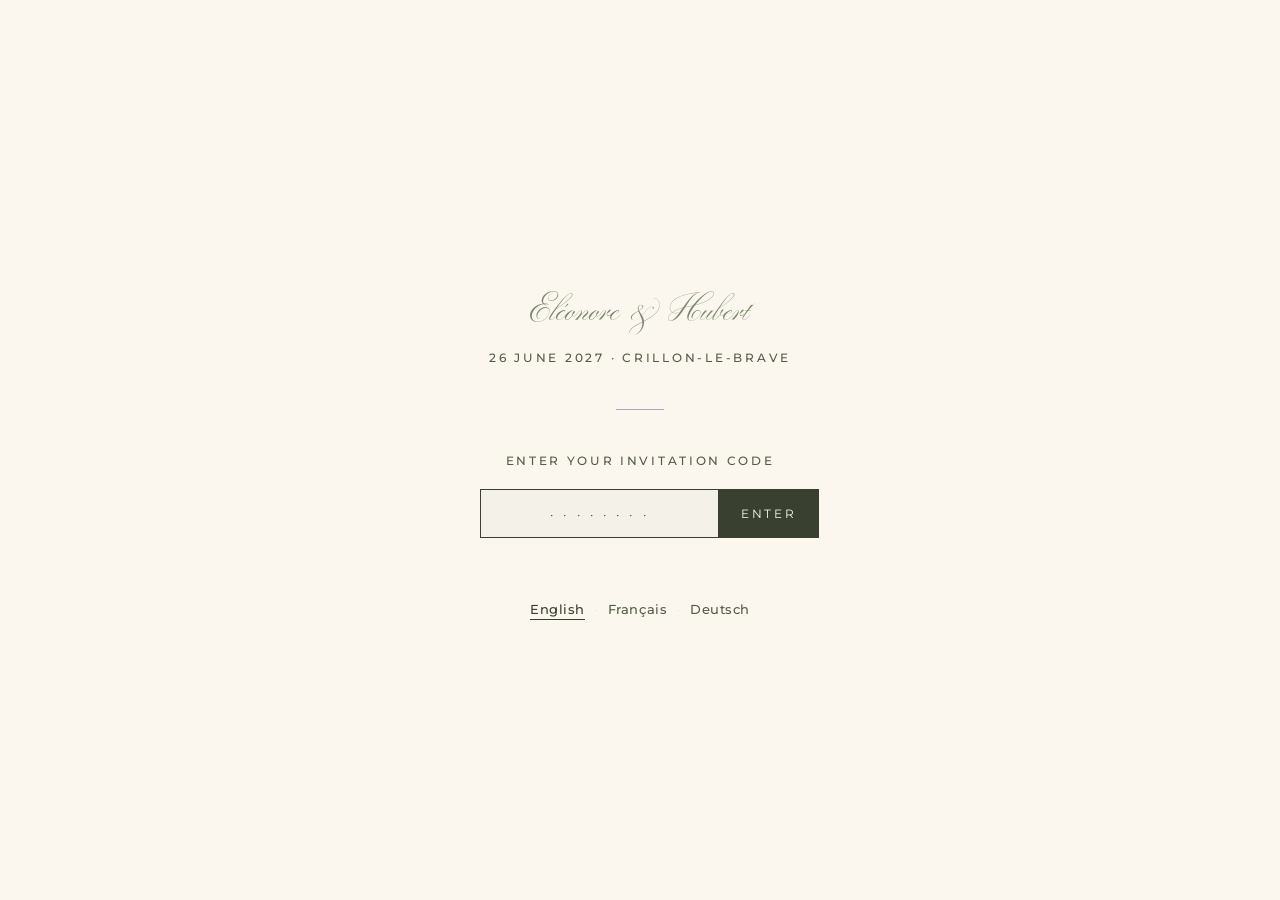
<file: index.html>
<!DOCTYPE html>
<html lang="en">
<head>
  <meta charset="UTF-8">
  <meta name="viewport" content="width=device-width, initial-scale=1.0">
  <title>Eléonore & Hubert — 26 June 2027</title>
  <meta name="robots" content="noindex, nofollow">
  <link rel="preload" href="fonts/ParfumerieScriptOldStyle_new.41455b9c652.878ed817-62ff-40fe-8103-2536046.woff2" as="font" type="font/woff2" crossorigin>
  <link rel="preconnect" href="https://fonts.googleapis.com">
  <link rel="preconnect" href="https://fonts.gstatic.com" crossorigin>
  <link href="https://fonts.googleapis.com/css2?family=Cormorant+Garamond:ital,wght@0,300;0,400;0,600;1,300;1,400;1,600&family=Montserrat:wght@300;400&display=swap" rel="stylesheet">
  <link rel="stylesheet" href="style.css">
</head>
<body>

<!-- PASSWORD GATE -->
<div id="gate">
  <div class="gate-card">
    <div class="gate-monogram">Eléonore &amp; Hubert</div>
    <p class="gate-date" data-i18n="gate_date">26 June 2027 · Crillon-le-Brave</p>
    <div class="gate-divider"></div>
    <label class="gate-label" data-i18n="gate_label">Enter your invitation code</label>
    <div class="gate-input-row">
      <input type="password" id="password-input" placeholder="· · · · · · · ·" autocomplete="off">
      <button id="password-submit" data-i18n="gate_submit">Enter</button>
    </div>
    <p id="gate-error" class="gate-error" data-i18n="gate_error">Incorrect code. Please try again.</p>
    <div class="gate-lang">
      <button class="lang-btn" data-lang="en">English</button>
      <span class="lang-sep">·</span>
      <button class="lang-btn" data-lang="fr">Français</button>
      <span class="lang-sep">·</span>
      <button class="lang-btn" data-lang="de">Deutsch</button>
    </div>
  </div>
</div>

<!-- MAIN SITE -->
<div id="site">

  <!-- NAVIGATION -->
  <nav id="navbar">
    <div class="nav-inner">
      <div class="nav-logo">É &amp; H</div>
      <div class="nav-links">
        <a href="#welcome" class="nav-link" data-i18n="nav_welcome">Welcome</a>
        <a href="#before" class="nav-link" data-i18n="nav_before">Before the day</a>
        <a href="#programme" class="nav-link" data-i18n="nav_programme">Programme</a>
        <a href="#map" class="nav-link" data-i18n="nav_map">Map</a>
        <a href="#accommodation" class="nav-link" data-i18n="nav_accommodation">Accommodation</a>
        <a href="#activities" class="nav-link" data-i18n="nav_activities">Activities</a>
        <a href="#dresscode" class="nav-link" data-i18n="nav_dresscode">Dress Code</a>
      </div>
      <div class="nav-right">
        <div class="lang-switcher">
          <button class="lang-btn" data-lang="en">English</button>
          <span class="lang-sep">·</span>
          <button class="lang-btn" data-lang="fr">Français</button>
          <span class="lang-sep">·</span>
          <button class="lang-btn" data-lang="de">Deutsch</button>
        </div>
        <button class="lang-icon-btn" id="lang-icon-btn" aria-label="Change language" data-i18n-aria="lang_icon_label">
          <svg viewBox="0 0 24 24" fill="none" stroke="currentColor" stroke-width="1.3" stroke-linecap="round" stroke-linejoin="round">
            <circle cx="12" cy="12" r="9"/>
            <path d="M3 12h18"/>
            <path d="M12 3c2.6 2.4 4 5.6 4 9s-1.4 6.6-4 9c-2.6-2.4-4-5.6-4-9s1.4-6.6 4-9z"/>
          </svg>
        </button>
        <button class="nav-hamburger" id="hamburger" aria-label="Menu">
          <span></span><span></span><span></span>
        </button>
      </div>
    </div>
    <div class="nav-mobile" id="mobile-menu">
      <a href="#welcome" class="nav-link" data-i18n="nav_welcome">Welcome</a>
      <a href="#before" class="nav-link" data-i18n="nav_before">Before the day</a>
      <a href="#programme" class="nav-link" data-i18n="nav_programme">Programme</a>
      <a href="#map" class="nav-link" data-i18n="nav_map">Map</a>
      <a href="#accommodation" class="nav-link" data-i18n="nav_accommodation">Accommodation</a>
      <a href="#activities" class="nav-link" data-i18n="nav_activities">Activities</a>
      <a href="#dresscode" class="nav-link" data-i18n="nav_dresscode">Dress Code</a>
      <div class="mobile-lang">
        <button class="lang-btn" data-lang="en">English</button>
        <span class="lang-sep">·</span>
        <button class="lang-btn" data-lang="fr">Français</button>
        <span class="lang-sep">·</span>
        <button class="lang-btn" data-lang="de">Deutsch</button>
      </div>
    </div>
  </nav>

  <!-- WELCOME -->
  <section id="welcome" class="section-welcome">
    <!-- The hero owns the first viewport on its own; the playlist card sits
         below it rather than inside the centred block, which would drag the
         portrait upward as the card grows. -->
    <div class="welcome-hero">
    <div class="welcome-inner">
      <div class="welcome-portrait">
        <img src="images/hero-centerpiece.jpg" alt="Eléonore and Hubert at sunset">
      </div>
      <h1 class="welcome-names">Eléonore &amp; Hubert</h1>
      <div class="welcome-rule"></div>
      <p class="welcome-subtitle">
        <span data-i18n="welcome_subtitle">look forward to celebrating their wedding with you on</span><br>
        <em data-i18n="welcome_date">June 26th, 2027</em>
      </p>
      <p class="welcome-location">
        <span class="loc-dash">—</span>
        <span data-i18n="welcome_location">Crillon-le-Brave, Provence</span>
        <span class="loc-dash">—</span>
      </p>
      <div class="welcome-buttons">
        <button class="btn btn-primary" id="rsvp-btn" data-i18n="btn_rsvp">Receive my invitation</button>
      </div>
      <div id="recognition-banner" class="recognition-banner" style="display:none;">
        <p class="recognition-text" id="recognition-text"></p>
        <div class="recognition-actions">
          <button type="button" id="recognition-action" class="recognition-action"></button>
          <span class="recognition-sep">·</span>
          <button type="button" id="recognition-not-you" class="recognition-clear" data-i18n="recognition_not_you">Not you?</button>
        </div>
      </div>
    </div>
    </div>

  </section>

  <!-- PLAYLIST POPUP -->
  <div class="modal-overlay songs-overlay" id="songs-overlay" aria-hidden="true" role="dialog" aria-modal="true" aria-labelledby="songs-modal-title">
    <div class="modal-card songs-modal">
      <button type="button" class="modal-close" id="songs-close" data-i18n-aria="songs_close" aria-label="Close">&times;</button>
      <h3 class="songs-modal-title" id="songs-modal-title" data-i18n="songs_modal_title">The playlist so far</h3>
      <p class="songs-modal-count" id="songs-modal-count"></p>
      <ul class="songs-list" id="songs-list"></ul>
    </div>
  </div>

  <!-- BEFORE THE DAY — the two things a guest can do now -->
  <section id="before" class="section-content">
    <div class="content-inner">
      <div class="section-header">
        <h2 class="section-title" data-i18n="before_title">Before the day</h2>
        <div class="section-rule"></div>
      </div>

      <div class="before-grid">
        <div class="before-card">
          <p class="before-lead" data-i18n="cal_lead">The date is a long way off, and diaries have a way of filling up. Add it to yours now — we will do the remembering.</p>
          <span class="before-mark" aria-hidden="true">&#10022;</span>
          <h3 class="before-name" data-i18n="cal_title">Keep the day</h3>
          <div class="before-body">
            <button class="btn btn-blue" id="save-the-date-btn" data-i18n="btn_calendar">Add to my calendar</button>
          </div>
        </div>

        <div class="before-card">
          <p class="before-lead" data-i18n="songs_lead">The dance floor is the part we most want to get right. Tell us the song that will get you onto it.</p>
          <span class="before-mark" aria-hidden="true">&#9834;</span>
          <h3 class="before-name" data-i18n="songs_title">Build the playlist</h3>
          <div class="before-body">
            <form class="songs-form" id="songs-form" autocomplete="off">
        <input type="text" id="songs-input" class="songs-input" maxlength="160"
               data-i18n-placeholder="songs_placeholder" placeholder="Artist — Song title"
               data-i18n-aria="songs_title" aria-label="Songs to which you'll be dancing all night long!">
        <button type="submit" class="songs-submit" id="songs-submit" data-i18n="songs_add">Add</button>
      </form>
            <p class="songs-status" id="songs-status" role="status" aria-live="polite"></p>
            <!-- Hidden until this visitor has added a song of their own; see
                 renderSongsViewLink(). Starts hidden so it never flashes. -->
            <button type="button" class="songs-view" id="songs-view-btn" data-i18n="songs_view" hidden>See the playlist so far</button>
          </div>
        </div>
      </div>
    </div>
  </section>

  <!-- PROGRAMME -->
  <section id="programme" class="section-content">
    <div class="content-inner">
      <div class="section-header">
        <h2 class="section-title" data-i18n="prog_title">Programme</h2>
        <div class="section-rule"></div>
      </div>

      <div class="programme-day">
        <div class="prog-day-label" data-i18n="prog_friday">Friday, 25 June</div>
        <div class="prog-events">
          <div class="prog-event">
            <div class="prog-time-wrap"><span class="prog-time">19:00 – 22:00</span></div>
            <div class="prog-timeline"><span class="prog-dot"></span></div>
            <div class="prog-details">
              <div class="prog-name" data-i18n="prog_fri_name">Cocktail Evening</div>
              <div class="prog-location">
                <svg class="prog-pin-icon" viewBox="0 0 24 24" fill="none" stroke="currentColor" stroke-width="1.5" stroke-linecap="round" stroke-linejoin="round" aria-hidden="true"><path d="M12 21s-7-6.5-7-11.5A7 7 0 0 1 19 9.5C19 14.5 12 21 12 21Z"/><circle cx="12" cy="9.5" r="2.3"/></svg>
                <span data-i18n="prog_fri_location">Château Pesquié</span>
              </div>
            </div>
          </div>
        </div>
      </div>

      <div class="prog-separator"></div>

      <div class="programme-day">
        <div class="prog-day-label" data-i18n="prog_saturday">Saturday, 26 June</div>
        <div class="prog-events">
          <div class="prog-event">
            <div class="prog-time-wrap"><span class="prog-time">11:00 – 12:30</span></div>
            <div class="prog-timeline"><span class="prog-dot"></span></div>
            <div class="prog-details">
              <div class="prog-name" data-i18n="prog_ceremony_name">Religious Ceremony</div>
              <div class="prog-location">
                <svg class="prog-pin-icon" viewBox="0 0 24 24" fill="none" stroke="currentColor" stroke-width="1.5" stroke-linecap="round" stroke-linejoin="round" aria-hidden="true"><path d="M12 21s-7-6.5-7-11.5A7 7 0 0 1 19 9.5C19 14.5 12 21 12 21Z"/><circle cx="12" cy="9.5" r="2.3"/></svg>
                <span data-i18n="prog_ceremony_location">TBD</span>
              </div>
            </div>
          </div>
          <div class="prog-event">
            <div class="prog-time-wrap"><span class="prog-time" data-i18n="prog_reception_time">From 19:00</span></div>
            <div class="prog-timeline"><span class="prog-dot"></span></div>
            <div class="prog-details">
              <div class="prog-name" data-i18n="prog_reception_name">Reception</div>
              <div class="prog-location">
                <svg class="prog-pin-icon" viewBox="0 0 24 24" fill="none" stroke="currentColor" stroke-width="1.5" stroke-linecap="round" stroke-linejoin="round" aria-hidden="true"><path d="M12 21s-7-6.5-7-11.5A7 7 0 0 1 19 9.5C19 14.5 12 21 12 21Z"/><circle cx="12" cy="9.5" r="2.3"/></svg>
                <span data-i18n="prog_reception_location">Domaine des Pins</span>
              </div>
            </div>
          </div>
        </div>
      </div>
    </div>
  </section>

  <!-- MAP -->
  <section id="map" class="section-content section-alt">
    <div class="content-inner content-narrow">
      <div class="section-header">
        <h2 class="section-title" data-i18n="map_title">Getting There</h2>
        <div class="section-rule"></div>
      </div>

      <div class="venue-block">
        <div class="venue-name">Domaine des Pins</div>
        <div class="venue-address">
          1100 Chemin de Mormoiron par les Mourands<br>
          84410 Crillon-le-Brave<br>
          Provence, France
        </div>
        <a href="https://maps.google.com/?q=Domaine+des+Pins,+1100+Chemin+de+Mormoiron+par+les+Mourands,+84410+Crillon-le-Brave,+France" target="_blank" rel="noopener noreferrer" class="btn btn-outline btn-sm" data-i18n="map_gmaps">Open in Google Maps</a>
      </div>

      <h3 class="travel-subheading" data-i18n="map_abroad_title">Flying In From Abroad</h3>
      <div class="travel-options-grid">
        <div class="travel-option-card">
          <div class="travel-option-icon" aria-hidden="true">
            <svg viewBox="0 0 24 24" fill="none" stroke="currentColor" stroke-width="1.4" stroke-linecap="round" stroke-linejoin="round">
              <rect x="4" y="5" width="16" height="11" rx="3"/>
              <rect x="7" y="8" width="3.5" height="3.5" rx="0.5"/>
              <rect x="13.5" y="8" width="3.5" height="3.5" rx="0.5"/>
              <line x1="4" y1="16" x2="20" y2="16"/>
              <circle cx="8" cy="19" r="1.6"/>
              <circle cx="16" cy="19" r="1.6"/>
            </svg>
          </div>
          <h4 class="travel-option-label" data-i18n="map_option1_label">Option 1</h4>
          <ol class="travel-steps">
            <li data-i18n="map_option1_step1">Land in Paris — Charles de Gaulle (CDG) or Orly (ORY).</li>
            <!-- The two airports are branches of one step, not steps of their
                 own: numbering them would read as "do both". data-i18n sits on
                 the span, never on this li, because applyLang() assigns
                 textContent and would wipe the nested list. -->
            <li>
              <span data-i18n="map_option1_step2">Take the TGV to Avignon TGV.</span>
              <ul class="travel-substeps">
                <li data-i18n="map_option1_cdg">From CDG, trains leave direct from the airport.</li>
                <li data-i18n="map_option1_orly">From Orly, Métro 14 runs to Gare de Lyon in about 25 minutes with no change, and TGVs leave from there (2h40).</li>
              </ul>
            </li>
            <li data-i18n="map_option1_step3">Book a car at Avignon TGV (Sixt, Avis, Europcar — plenty of choice). It's the best way to explore the region.</li>
            <li data-i18n="map_option1_step4">Crillon-le-Brave is a 40-minute drive from Avignon TGV.</li>
          </ol>
          <div class="travel-warning">
            <span class="travel-warning-icon" aria-hidden="true">
              <svg viewBox="0 0 24 24" fill="none" stroke="currentColor" stroke-width="1.4" stroke-linecap="round" stroke-linejoin="round">
                <circle cx="12" cy="12" r="9"/>
                <line x1="12" y1="7.5" x2="12" y2="13"/>
                <circle cx="12" cy="16.2" r="0.9" fill="currentColor" stroke="none"/>
              </svg>
            </span>
            <p data-i18n="map_avignon_warning">Important: choose AVIGNON TGV — not Avignon Centre. Avignon Centre is a hassle to reach and difficult to navigate by car.</p>
          </div>
        </div>
        <div class="travel-option-card">
          <div class="travel-option-icon" aria-hidden="true">
            <svg viewBox="0 0 24 24" fill="none" stroke="currentColor" stroke-width="1.3" stroke-linecap="round" stroke-linejoin="round">
              <path d="M2.5 12.5 L11 12.5 L14.5 5.5 L16.5 5.5 L14.8 12.5 L18.5 12.5 L20.5 9.5 L22 9.5 L21 13.5 L22 17.5 L20.5 17.5 L18.5 14.5 L14.8 14.5 L16.5 21.5 L14.5 21.5 L11 14.5 L2.5 14.5 Z"/>
            </svg>
          </div>
          <h4 class="travel-option-label" data-i18n="map_option2_label">Option 2</h4>
          <ol class="travel-steps">
            <li data-i18n="map_option2_step1">Land in Marseille at Marseille Provence Airport (MRS).</li>
            <li data-i18n="map_option2_step2">Book a car at the airport. Crillon-le-Brave is a 1h20 drive away.</li>
          </ol>
        </div>
      </div>

      <div class="travel-note-card">
        <div class="travel-option-icon" aria-hidden="true">
          <svg viewBox="0 0 24 24" fill="none" stroke="currentColor" stroke-width="1.4" stroke-linecap="round" stroke-linejoin="round">
            <rect x="4" y="5" width="16" height="11" rx="3"/>
            <rect x="7" y="8" width="3.5" height="3.5" rx="0.5"/>
            <rect x="13.5" y="8" width="3.5" height="3.5" rx="0.5"/>
            <line x1="4" y1="16" x2="20" y2="16"/>
            <circle cx="8" cy="19" r="1.6"/>
            <circle cx="16" cy="19" r="1.6"/>
          </svg>
        </div>
        <div>
          <h3 class="travel-subheading travel-subheading-inline" data-i18n="map_paris_title">Arriving from Paris</h3>
          <p class="travel-paris-note" data-i18n="map_paris_note">We don't recommend driving all the way — it takes 6–8 hours, and with the long weekend traffic, it can take even longer. Instead, take the train from Gare de Lyon to Avignon TGV (2h40), then book a car for your time in the area.</p>
        </div>
      </div>

      <div class="map-embed">
        <iframe
          title="Crillon-le-Brave, Provence"
          src="https://www.openstreetmap.org/export/embed.html?bbox=5.0467%2C44.0445%2C5.1667%2C44.1145&amp;layer=mapnik&amp;marker=44.0745%2C5.1067"
          width="100%"
          height="380"
          loading="lazy"
          style="border:0;">
        </iframe>
      </div>
    </div>
  </section>

  <!-- ACCOMMODATION -->
  <section id="accommodation" class="section-content">
    <div class="content-inner">
      <div class="section-header">
        <h2 class="section-title" data-i18n="accom_title">Accommodation</h2>
        <div class="section-rule"></div>
        <p class="section-intro" data-i18n="accom_intro">A curated selection of places to stay near the venue, for every preference and budget.</p>
      </div>

      <div class="accom-search">
        <h3 class="accom-search-title" data-i18n="accom_search_title">Search &amp; Book Directly</h3>
        <p class="accom-search-intro" data-i18n="accom_search_intro">The fastest way to find a place to stay is to search directly on:</p>
        <div class="accom-search-links">
          <a href="https://www.airbnb.com" target="_blank" rel="noopener noreferrer" class="btn btn-outline btn-sm">Airbnb</a>
          <a href="https://www.booking.com" target="_blank" rel="noopener noreferrer" class="btn btn-outline btn-sm">Booking.com</a>
          <a href="https://www.abritel.fr" target="_blank" rel="noopener noreferrer" class="btn btn-outline btn-sm">Abritel</a>
        </div>
        <p class="accom-search-note" data-i18n="accom_search_note">There are plenty of accommodation options nearby, but we recommend booking early — availability fills up fast at this time of year. The closest villages are Crillon-le-Brave and Bédoin, with Caromb, Mormoiron and Mazan a short drive further for more options. Most rentals here are booked by the week in summer, and many gîtes charge extra for linen — worth checking before you book.</p>
      </div>

      <p class="accom-suggestions-intro" data-i18n="accom_suggestions_intro">A few of our own suggestions to get you started:</p>

      <p class="accom-stay-help" data-i18n="accom_stay_help">Two words worth knowing. A gîte is a self-catering holiday house rented as a whole — kitchen, bedrooms and all — which suits a family or a few couples booking together. A chambre d’hôtes is a bed &amp; breakfast where you book a single room, breakfast included. Each card below says which it is: “Book a room” means exactly that — you never have to take a whole house.</p>

      <div class="accom-filters">
        <div class="filter-row">
          <span class="filter-label" data-i18n="filter_type">Type</span>
          <button class="filter-pill active" data-filter-group="type" data-filter-value="all" data-i18n="filter_all">All</button>
          <button class="filter-pill" data-filter-group="type" data-filter-value="hotel" data-i18n="filter_hotel">Hotels</button>
          <button class="filter-pill" data-filter-group="type" data-filter-value="rooms" data-i18n="filter_rooms">Book a room</button>
          <button class="filter-pill" data-filter-group="type" data-filter-value="whole" data-i18n="filter_whole">Whole place</button>
        </div>
        <div class="filter-row">
          <span class="filter-label" data-i18n="filter_budget">Budget</span>
          <button class="filter-pill active" data-filter-group="budget" data-filter-value="all" data-i18n="filter_all">All</button>
          <button class="filter-pill" data-filter-group="budget" data-filter-value="luxury" data-i18n="filter_luxury">Luxury</button>
          <button class="filter-pill" data-filter-group="budget" data-filter-value="comfort" data-i18n="filter_comfort">Comfort</button>
          <button class="filter-pill" data-filter-group="budget" data-filter-value="simple" data-i18n="filter_simple">Simple</button>
        </div>
        <div class="filter-row">
          <span class="filter-label" data-i18n="filter_guests">Guests</span>
          <button class="filter-pill active" data-filter-group="capacity" data-filter-value="all" data-i18n="filter_all">All</button>
          <button class="filter-pill" data-filter-group="capacity" data-filter-value="2">2+</button>
          <button class="filter-pill" data-filter-group="capacity" data-filter-value="4">4+</button>
          <button class="filter-pill" data-filter-group="capacity" data-filter-value="6">6+</button>
          <button class="filter-pill" data-filter-group="capacity" data-filter-value="8">8+</button>
        </div>
      </div>

      <div class="hotel-grid">

        <!-- Hotels — you book a room -->
        <div class="hotel-card" data-type="hotel" data-budget="luxury" data-capacity="2">
          <div class="hotel-tier" data-i18n="tier_hotel">Hotel room</div>
          <h3 class="hotel-name">Hôtel Crillon-le-Brave</h3>
          <div class="hotel-meta"><span data-i18n="accom_distance">Distance:</span> <em data-i18n="accom_onsite">On site</em></div>
          <div class="hotel-price">€€€€</div>
          <p class="hotel-note" data-i18n="note_crillon">Ultra high-end Relais &amp; Châteaux at the heart of the village. Walking distance to the ceremony.</p>
          <a href="https://www.crillonlebrave.com/" class="hotel-link" target="_blank" rel="noopener noreferrer" data-i18n="accom_book">Book now →</a>
        </div>
        <div class="hotel-card" data-type="hotel" data-budget="luxury" data-capacity="2">
          <div class="hotel-tier" data-i18n="tier_hotel">Hotel room</div>
          <h3 class="hotel-name">La Maison de Crillon</h3>
          <div class="hotel-meta"><span data-i18n="accom_distance">Distance:</span> 0–2 min</div>
          <div class="hotel-price">€€€€</div>
          <p class="hotel-note" data-i18n="note_maison_crillon">Adults only. Boutique hotel, very refined. No children.</p>
          <a href="https://lamaisondecrillon.com/en/" class="hotel-link" target="_blank" rel="noopener noreferrer" data-i18n="accom_book">Book now →</a>
        </div>
        <div class="hotel-card" data-type="hotel" data-budget="luxury" data-capacity="2">
          <div class="hotel-tier" data-i18n="tier_hotel">Hotel room</div>
          <h3 class="hotel-name">Château de Mazan</h3>
          <div class="hotel-meta"><span data-i18n="accom_distance">Distance:</span> 10 min</div>
          <div class="hotel-price">€€€</div>
          <p class="hotel-note" data-i18n="note_chateau_mazan">Large château hotel. Easiest logistics for guests travelling in bigger groups.</p>
          <a href="https://www.chateaudemazan.com/en/" class="hotel-link" target="_blank" rel="noopener noreferrer" data-i18n="accom_book">Book now →</a>
        </div>

        <!-- Guest houses — you book a room, breakfast included -->
        <div class="hotel-card" data-type="rooms" data-budget="simple" data-capacity="11">
          <div class="hotel-tier" data-i18n="tier_guest_room">B&amp;B room</div>
          <h3 class="hotel-name">Le Mas Saint-Jacques</h3>
          <div class="hotel-capacity">5 <span data-i18n="accom_rooms">rooms</span> · <span data-i18n="accom_up_to">up to</span> 11 <span data-i18n="accom_guests">guests</span></div>
          <div class="hotel-meta"><span data-i18n="accom_distance">Distance:</span> 0–2 min</div>
          <div class="hotel-price">€€</div>
          <p class="hotel-note" data-i18n="note_mas_stjacques">Closest option to the venue. Very convenient for the wedding weekend.</p>
          <a href="https://www.le-mas-saint-jacques.fr/en" class="hotel-link" target="_blank" rel="noopener noreferrer" data-i18n="accom_book">Book now →</a>
        </div>
        <div class="hotel-card" data-type="rooms" data-budget="simple" data-capacity="13">
          <div class="hotel-tier" data-i18n="tier_guest_room">B&amp;B room</div>
          <h3 class="hotel-name">Le Clos Marceau</h3>
          <div class="hotel-capacity">5 <span data-i18n="accom_rooms">rooms</span> · <span data-i18n="accom_up_to">up to</span> 13 <span data-i18n="accom_guests">guests</span></div>
          <div class="hotel-meta"><span data-i18n="accom_distance">Distance:</span> 7 min</div>
          <div class="hotel-price">€€</div>
          <p class="hotel-note" data-i18n="note_clos_marceau">Well-rated B&amp;B. A solid fallback with good reviews.</p>
          <a href="https://www.leclosmarceau.fr/" class="hotel-link" target="_blank" rel="noopener noreferrer" data-i18n="accom_book">Book now →</a>
        </div>

        <!-- Whole places — a house or gîte rented on its own, smallest first -->
        <div class="hotel-card" data-type="whole" data-budget="simple" data-capacity="2">
          <div class="hotel-tier" data-i18n="tier_gite">Gîte</div>
          <h3 class="hotel-name">Le Brin de Bois</h3>
          <div class="hotel-capacity">2 <span data-i18n="accom_guests">guests</span></div>
          <div class="hotel-meta"><span data-i18n="accom_distance">Distance:</span> 3–5 min</div>
          <div class="hotel-price">€</div>
          <p class="hotel-note" data-i18n="note_brin_bois">Small and budget-friendly. Quiet setting.</p>
          <a href="https://www.lebrindebois.fr/" class="hotel-link" target="_blank" rel="noopener noreferrer" data-i18n="accom_book">Book now →</a>
        </div>
        <div class="hotel-card" data-type="whole" data-budget="simple" data-capacity="4">
          <div class="hotel-tier" data-i18n="tier_gite">Gîte</div>
          <h3 class="hotel-name">Le Jas du Ventoux</h3>
          <div class="hotel-capacity">4 <span data-i18n="accom_guests">guests</span></div>
          <div class="hotel-meta"><span data-i18n="accom_distance">Distance:</span> 0–2 min</div>
          <div class="hotel-price">€€</div>
          <p class="hotel-note" data-i18n="note_jas_ventoux">Charming and simple. Very close to the venue.</p>
          <a href="https://www.lejasduventoux.fr/" class="hotel-link" target="_blank" rel="noopener noreferrer" data-i18n="accom_book">Book now →</a>
        </div>
        <div class="hotel-card" data-type="whole" data-budget="comfort" data-capacity="6">
          <div class="hotel-tier" data-i18n="tier_whole_home">Whole house</div>
          <h3 class="hotel-name">Villa Armajeva</h3>
          <div class="hotel-capacity">6 <span data-i18n="accom_guests">guests</span></div>
          <div class="hotel-meta"><span data-i18n="accom_distance">Distance:</span> 3–5 min</div>
          <div class="hotel-price">€€€</div>
          <p class="hotel-note" data-i18n="note_armajeva">Modern villa, quiet setting. Great for a small group.</p>
          <a href="https://www.villaarmajeva.be/fr" class="hotel-link" target="_blank" rel="noopener noreferrer" data-i18n="accom_book">Book now →</a>
        </div>
        <div class="hotel-card" data-type="whole" data-budget="simple" data-capacity="8">
          <div class="hotel-tier" data-i18n="tier_gite">Gîte</div>
          <h3 class="hotel-name">La Sidoine</h3>
          <div class="hotel-capacity">8 <span data-i18n="accom_guests">guests</span></div>
          <div class="hotel-meta"><span data-i18n="accom_distance">Distance:</span> 5 min</div>
          <div class="hotel-price">€€</div>
          <p class="hotel-note" data-i18n="note_sidoine">Nature setting with split units. Calm and peaceful.</p>
          <a href="https://la-sidoine.fr/" class="hotel-link" target="_blank" rel="noopener noreferrer" data-i18n="accom_book">Book now →</a>
        </div>
        <div class="hotel-card" data-type="whole" data-budget="comfort" data-capacity="8">
          <div class="hotel-tier" data-i18n="tier_whole_home">Whole house</div>
          <h3 class="hotel-name">À l'aube du Ventoux</h3>
          <div class="hotel-capacity">8 <span data-i18n="accom_guests">guests</span></div>
          <div class="hotel-meta"><span data-i18n="accom_distance">Distance:</span> 3–5 min</div>
          <div class="hotel-price">€€€</div>
          <p class="hotel-note" data-i18n="note_aube_ventoux">Spacious with pool. Classic Provence feel.</p>
          <a href="http://www.aube-du-ventoux.be/welkom/welkom_eng.html" class="hotel-link" target="_blank" rel="noopener noreferrer" data-i18n="accom_book">Book now →</a>
        </div>
        <div class="hotel-card" data-type="whole" data-budget="comfort" data-capacity="10">
          <div class="hotel-tier" data-i18n="tier_whole_home">Whole house</div>
          <h3 class="hotel-name">Maison Bécaras</h3>
          <div class="hotel-capacity"><span data-i18n="accom_up_to">up to</span> 10 <span data-i18n="accom_guests">guests</span></div>
          <div class="hotel-meta"><span data-i18n="accom_distance">Distance:</span> 7 min</div>
          <div class="hotel-price">€€€</div>
          <p class="hotel-note" data-i18n="note_becaras">Beautiful views. Can combine main house with B&amp;B rooms. Ideal for groups.</p>
          <a href="https://maisondebecaras.com/" class="hotel-link" target="_blank" rel="noopener noreferrer" data-i18n="accom_book">Book now →</a>
        </div>
        <div class="hotel-card" data-type="whole" data-budget="comfort" data-capacity="10">
          <div class="hotel-tier" data-i18n="tier_gite">Gîte</div>
          <h3 class="hotel-name">Domaine des Pierres</h3>
          <div class="hotel-capacity">10–20 <span data-i18n="accom_guests">guests</span></div>
          <div class="hotel-meta"><span data-i18n="accom_distance">Distance:</span> 7 min</div>
          <div class="hotel-price">€€</div>
          <p class="hotel-note" data-i18n="note_dom_pierres">Flexible capacity with pool. Good host, easy to coordinate.</p>
          <a href="https://domainedespierres.fr/" class="hotel-link" target="_blank" rel="noopener noreferrer" data-i18n="accom_book">Book now →</a>
        </div>
        <div class="hotel-card" data-type="whole" data-budget="comfort" data-capacity="12">
          <div class="hotel-tier" data-i18n="tier_gite">Gîte</div>
          <h3 class="hotel-name">Gîtes Gautier</h3>
          <div class="hotel-capacity">12 <span data-i18n="accom_guests">guests</span></div>
          <div class="hotel-meta"><span data-i18n="accom_distance">Distance:</span> 5 min</div>
          <div class="hotel-price">€€</div>
          <p class="hotel-note" data-i18n="note_gautier">Multiple units, good for splitting between families or friend groups.</p>
          <a href="https://www.gitesventoux.fr/" class="hotel-link" target="_blank" rel="noopener noreferrer" data-i18n="accom_book">Book now →</a>
        </div>
        <div class="hotel-card" data-type="whole" data-budget="comfort" data-capacity="15">
          <div class="hotel-tier" data-i18n="tier_gite">Gîte</div>
          <h3 class="hotel-name">Chez Nico</h3>
          <div class="hotel-capacity">15 <span data-i18n="accom_guests">guests</span></div>
          <div class="hotel-meta"><span data-i18n="accom_distance">Distance:</span> 7 min</div>
          <div class="hotel-price">€€</div>
          <p class="hotel-note" data-i18n="note_chez_nico">Central Bédoin. Apartments grouped together, easy to coordinate.</p>
          <a href="https://www.cheznico-ventoux.fr/" class="hotel-link" target="_blank" rel="noopener noreferrer" data-i18n="accom_book">Book now →</a>
        </div>
        <div class="hotel-card" data-type="whole" data-budget="comfort" data-capacity="19">
          <div class="hotel-tier" data-i18n="tier_gite">Gîte</div>
          <h3 class="hotel-name">Maison La Divine</h3>
          <div class="hotel-capacity">19 <span data-i18n="accom_guests">guests</span></div>
          <div class="hotel-meta"><span data-i18n="accom_distance">Distance:</span> 25 min</div>
          <div class="hotel-price">€€</div>
          <p class="hotel-note" data-i18n="note_maison_divine">A bastide in the village of Villes-sur-Auzon, at the foot of the Ventoux. Eight bedrooms, a mosaic pool and a Mediterranean garden.</p>
          <a href="https://www.maisonladivine.com/en" class="hotel-link" target="_blank" rel="noopener noreferrer" data-i18n="accom_book">Book now →</a>
        </div>
        <div class="hotel-card" data-type="whole" data-budget="comfort" data-capacity="32">
          <div class="hotel-tier" data-i18n="tier_gite">Gîte</div>
          <h3 class="hotel-name">Moulin d'Antelon</h3>
          <div class="hotel-capacity"><span data-i18n="accom_up_to">up to</span> 32 <span data-i18n="accom_guests">guests</span></div>
          <div class="hotel-meta"><span data-i18n="accom_distance">Distance:</span> 5–7 min</div>
          <div class="hotel-price">€€</div>
          <p class="hotel-note" data-i18n="note_moulin">Very large capacity. Ideal for big groups who want to stay together.</p>
          <a href="http://www.moulin-dantelon.com/" class="hotel-link" target="_blank" rel="noopener noreferrer" data-i18n="accom_book">Book now →</a>
        </div>
        <div class="hotel-card" data-type="whole" data-budget="comfort" data-capacity="45">
          <div class="hotel-tier" data-i18n="tier_gite">Gîte</div>
          <h3 class="hotel-name">Le Mas Saint-Gens</h3>
          <div class="hotel-capacity"><span data-i18n="accom_up_to">up to</span> 45 <span data-i18n="accom_guests">guests</span></div>
          <div class="hotel-meta"><span data-i18n="accom_distance">Distance:</span> 20 min</div>
          <div class="hotel-price">€€</div>
          <p class="hotel-note" data-i18n="note_mas_stgens">A 17th-century mas outside Carpentras: three houses and three apartments, 17 bedrooms in all. The largest option on this list.</p>
          <a href="https://www.massaintgens.com/" class="hotel-link" target="_blank" rel="noopener noreferrer" data-i18n="accom_book">Book now →</a>
        </div>

      </div>
      <p class="filter-empty" data-i18n="filter_no_results" style="display:none">No accommodation matches your filters.</p>

    </div>
  </section>

  <!-- ACTIVITIES -->
  <section id="activities" class="section-content section-alt">
    <div class="content-inner">
      <div class="section-header">
        <h2 class="section-title" data-i18n="activities_title">Activities</h2>
        <div class="section-rule"></div>
        <p class="section-intro" data-i18n="activities_intro">A few of our favourite ways to make the most of Provence, whether you arrive early or stay on after the celebrations.</p>
      </div>

      <div class="accom-filters activities-filters">
        <div class="filter-row">
          <span class="filter-label" data-i18n="filter_type">Type</span>
          <button class="filter-pill active" data-filter-group="type" data-filter-value="all" data-i18n="filter_all">All</button>
          <button class="filter-pill" data-filter-group="type" data-filter-value="nature" data-i18n="filter_nature">Nature</button>
          <button class="filter-pill" data-filter-group="type" data-filter-value="heritage" data-i18n="filter_heritage">Heritage</button>
          <button class="filter-pill" data-filter-group="type" data-filter-value="wine" data-i18n="filter_wine">Wine</button>
        </div>
        <div class="filter-row">
          <span class="filter-label" data-i18n="filter_crowd">Crowd</span>
          <button class="filter-pill active" data-filter-group="crowd" data-filter-value="all" data-i18n="filter_all">All</button>
          <button class="filter-pill" data-filter-group="crowd" data-filter-value="quiet" data-i18n="crowd_quiet">Quiet</button>
          <button class="filter-pill" data-filter-group="crowd" data-filter-value="popular" data-i18n="crowd_popular">Popular</button>
        </div>
        <div class="filter-row">
          <span class="filter-label" data-i18n="filter_audience">For</span>
          <button class="filter-pill active" data-filter-group="audience" data-filter-value="all" data-i18n="filter_all">All</button>
          <button class="filter-pill" data-filter-group="audience" data-filter-value="everyone" data-i18n="audience_everyone">Everyone</button>
          <button class="filter-pill" data-filter-group="audience" data-filter-value="young" data-i18n="audience_young">Adventurous</button>
        </div>
      </div>

      <div class="activities-cat">
        <div class="activities-cat-header">
          <span class="activities-cat-icon" aria-hidden="true">
            <svg viewBox="0 0 32 32" fill="none" stroke="currentColor" stroke-width="1.4" stroke-linecap="round" stroke-linejoin="round"><polyline points="2,24 10,9 14,15 19,6 30,24"/></svg>
          </span>
          <span class="activities-cat-label" data-i18n="activities_cat_nature">Walks &amp; Bike</span>
        </div>
        <div class="activities-grid">
          <div class="activity-card" data-type="nature" data-crowd="popular" data-audience="everyone">
            <div class="activity-name" data-i18n="act_ventoux_name">Mont Ventoux</div>
            <div class="activity-meta">
              <span class="activity-distance" data-i18n="act_ventoux_distance">~30 min drive</span>
              <span class="activity-crowd" data-i18n="crowd_popular">Popular</span>
            </div>
            <p class="activity-desc" data-i18n="act_ventoux_desc">The mythic "Giant of Provence" — drive or cycle to the summit for panoramic views across the Vaucluse.</p>
          </div>
          <div class="activity-card" data-type="nature" data-crowd="quiet" data-audience="young">
            <div class="activity-name" data-i18n="act_abeilles_name">Col des Abeilles</div>
            <div class="activity-meta">
              <span class="activity-distance" data-i18n="act_abeilles_distance">~35 min drive</span>
              <span class="activity-crowd" data-i18n="crowd_quiet">Quiet</span>
              <span class="activity-audience" data-i18n="audience_young">Adventurous</span>
            </div>
            <p class="activity-desc" data-i18n="act_abeilles_desc">A quieter mountain pass through beekeeping country, popular with cyclists for its views over the Ventoux ridge.</p>
          </div>
          <div class="activity-card" data-type="nature" data-crowd="popular" data-audience="young">
            <div class="activity-name" data-i18n="act_accrobranche_name">Ventoux Aventure (Zip-lining)</div>
            <div class="activity-meta">
              <span class="activity-distance" data-i18n="act_accrobranche_distance">~15 min drive</span>
              <span class="activity-crowd" data-i18n="crowd_popular">Popular</span>
              <span class="activity-audience" data-i18n="audience_young">Adventurous</span>
            </div>
            <p class="activity-desc" data-i18n="act_accrobranche_desc">Treetop courses and zip lines through the pine forest — fun for the whole family.</p>
          </div>
          <div class="activity-card" data-type="nature" data-crowd="quiet" data-audience="everyone">
            <div class="activity-name" data-i18n="act_dentelles_name">Dentelles de Montmirail</div>
            <div class="activity-meta">
              <span class="activity-distance" data-i18n="act_dentelles_distance">~30 min drive</span>
              <span class="activity-crowd" data-i18n="crowd_quiet">Quiet</span>
            </div>
            <p class="activity-desc" data-i18n="act_dentelles_desc">Jagged limestone ridges with walking trails and sweeping views over the vineyards below.</p>
          </div>
        </div>
      </div>

      <div class="activities-cat">
        <div class="activities-cat-header">
          <span class="activities-cat-icon" aria-hidden="true">
            <svg viewBox="0 0 32 32" fill="none" stroke="currentColor" stroke-width="1.4" stroke-linecap="round" stroke-linejoin="round"><path d="M6,27 L6,12 M26,27 L26,12 M4,12 L16,4 L28,12 M3,27 L29,27"/></svg>
          </span>
          <span class="activities-cat-label" data-i18n="activities_cat_heritage">Visits &amp; Villages</span>
        </div>
        <div class="activities-grid">
          <div class="activity-card" data-type="heritage" data-crowd="quiet" data-audience="everyone">
            <div class="activity-name" data-i18n="act_barroux_name">Château du Barroux</div>
            <div class="activity-meta">
              <span class="activity-distance" data-i18n="act_barroux_distance">~5 min drive</span>
              <span class="activity-crowd" data-i18n="crowd_quiet">Quiet</span>
            </div>
            <p class="activity-desc" data-i18n="act_barroux_desc">A restored medieval fortress overlooking the plain, a short drive from Crillon-le-Brave.</p>
          </div>
          <div class="activity-card" data-type="heritage" data-crowd="popular" data-audience="everyone">
            <div class="activity-name" data-i18n="act_senanque_name">Abbaye de Sénanque</div>
            <div class="activity-meta">
              <span class="activity-distance" data-i18n="act_senanque_distance">~45 min drive</span>
              <span class="activity-crowd" data-i18n="crowd_popular">Popular</span>
            </div>
            <p class="activity-desc" data-i18n="act_senanque_desc">The iconic Cistercian abbey set among lavender fields near Gordes.</p>
          </div>
          <div class="activity-card" data-type="heritage" data-crowd="popular" data-audience="everyone">
            <div class="activity-name" data-i18n="act_orange_name">Théâtre Antique d'Orange</div>
            <div class="activity-meta">
              <span class="activity-distance" data-i18n="act_orange_distance">~35 min drive</span>
              <span class="activity-crowd" data-i18n="crowd_popular">Popular</span>
            </div>
            <p class="activity-desc" data-i18n="act_orange_desc">A remarkably preserved Roman theatre and UNESCO World Heritage site.</p>
          </div>
          <div class="activity-card" data-type="heritage" data-crowd="popular" data-audience="everyone">
            <div class="activity-name" data-i18n="act_arles_name">Arles</div>
            <div class="activity-meta">
              <span class="activity-distance" data-i18n="act_arles_distance">~1h15 drive</span>
              <span class="activity-crowd" data-i18n="crowd_popular">Popular</span>
            </div>
            <p class="activity-desc" data-i18n="act_arles_desc">Roman arena and amphitheatre, in the town that inspired Van Gogh.</p>
          </div>
          <div class="activity-card" data-type="heritage" data-crowd="popular" data-audience="everyone">
            <div class="activity-name" data-i18n="act_gordes_name">Gordes</div>
            <div class="activity-meta">
              <span class="activity-distance" data-i18n="act_gordes_distance">~35 min drive</span>
              <span class="activity-crowd" data-i18n="crowd_popular">Popular</span>
            </div>
            <p class="activity-desc" data-i18n="act_gordes_desc">One of France's most beautiful perched villages, all honey-stone and hilltop views.</p>
          </div>
          <div class="activity-card" data-type="heritage" data-crowd="popular" data-audience="everyone">
            <div class="activity-name" data-i18n="act_roussillon_name">Roussillon &amp; the Sentier des Ocres</div>
            <div class="activity-meta">
              <span class="activity-distance" data-i18n="act_roussillon_distance">~45 min drive</span>
              <span class="activity-crowd" data-i18n="crowd_popular">Popular</span>
            </div>
            <p class="activity-desc" data-i18n="act_roussillon_desc">A walking trail through vivid red-and-ochre cliffs.</p>
          </div>
          <div class="activity-card" data-type="heritage" data-crowd="popular" data-audience="everyone">
            <div class="activity-name" data-i18n="act_fontaine_name">Fontaine-de-Vaucluse</div>
            <div class="activity-meta">
              <span class="activity-distance" data-i18n="act_fontaine_distance">~40 min drive</span>
              <span class="activity-crowd" data-i18n="crowd_popular">Popular</span>
            </div>
            <p class="activity-desc" data-i18n="act_fontaine_desc">The spring source of the Sorgue river, with a shaded riverside village.</p>
          </div>
          <div class="activity-card" data-type="heritage" data-crowd="quiet" data-audience="everyone">
            <div class="activity-name" data-i18n="act_vaison_name">Vaison-la-Romaine</div>
            <div class="activity-meta">
              <span class="activity-distance" data-i18n="act_vaison_distance">~30 min drive</span>
              <span class="activity-crowd" data-i18n="crowd_quiet">Quiet</span>
            </div>
            <p class="activity-desc" data-i18n="act_vaison_desc">Well-preserved Roman ruins and a lively Tuesday market.</p>
          </div>
        </div>
      </div>

      <div class="activities-cat">
        <div class="activities-cat-header">
          <span class="activities-cat-icon" aria-hidden="true">
            <svg viewBox="0 0 32 32" fill="none" stroke="currentColor" stroke-width="1.4" stroke-linecap="round" stroke-linejoin="round"><path d="M10,4 L22,4 L16,16 Z M16,16 L16,26 M9,28 L23,28"/></svg>
          </span>
          <span class="activities-cat-label" data-i18n="activities_cat_wine">Wineries</span>
        </div>
        <div class="activities-grid">
          <div class="activity-card" data-type="wine" data-crowd="quiet" data-audience="everyone">
            <div class="activity-name" data-i18n="act_pesquie_name">Château Pesquié</div>
            <div class="activity-meta">
              <span class="activity-distance" data-i18n="act_pesquie_distance">~10 min drive</span>
              <span class="activity-crowd" data-i18n="crowd_quiet">Quiet</span>
            </div>
            <p class="activity-desc" data-i18n="act_pesquie_desc">A family-run estate in the Ventoux appellation, known for elegant reds.</p>
          </div>
          <div class="activity-card" data-type="wine" data-crowd="popular" data-audience="everyone">
            <div class="activity-name" data-i18n="act_chateauneuf_name">Châteauneuf-du-Pape</div>
            <div class="activity-meta">
              <span class="activity-distance" data-i18n="act_chateauneuf_distance">~40 min drive</span>
              <span class="activity-crowd" data-i18n="crowd_popular">Popular</span>
            </div>
            <p class="activity-desc" data-i18n="act_chateauneuf_desc">The Rhône Valley's most famous appellation, with cellar tastings throughout the village.</p>
          </div>
          <div class="activity-card" data-type="wine" data-crowd="quiet" data-audience="everyone">
            <div class="activity-name" data-i18n="act_beaumes_name">Beaumes-de-Venise</div>
            <div class="activity-meta">
              <span class="activity-distance" data-i18n="act_beaumes_distance">~20 min drive</span>
              <span class="activity-crowd" data-i18n="crowd_quiet">Quiet</span>
            </div>
            <p class="activity-desc" data-i18n="act_beaumes_desc">Home of the region's celebrated sweet muscat wine.</p>
          </div>
          <div class="activity-card" data-type="wine" data-crowd="quiet" data-audience="everyone">
            <div class="activity-name" data-i18n="act_gigondas_name">Gigondas</div>
            <div class="activity-meta">
              <span class="activity-distance" data-i18n="act_gigondas_distance">~25 min drive</span>
              <span class="activity-crowd" data-i18n="crowd_quiet">Quiet</span>
            </div>
            <p class="activity-desc" data-i18n="act_gigondas_desc">A postcard vineyard village at the foot of the Dentelles.</p>
          </div>
          <div class="activity-card" data-type="wine" data-crowd="popular" data-audience="everyone">
            <div class="activity-name" data-i18n="act_islesorgue_name">L'Isle-sur-la-Sorgue</div>
            <div class="activity-meta">
              <span class="activity-distance" data-i18n="act_islesorgue_distance">~35 min drive</span>
              <span class="activity-crowd" data-i18n="crowd_popular">Popular</span>
            </div>
            <p class="activity-desc" data-i18n="act_islesorgue_desc">Antique markets and canoeing on the Sorgue — famous for its Sunday market.</p>
          </div>
        </div>
      </div>

      <p class="filter-empty" data-i18n="activities_no_results" style="display:none">No activities match your filters.</p>

      <div class="activities-map-wrap">
        <p class="activities-map-note" data-i18n="activities_map_note">A rough guide to distances from the estate — not to scale.</p>
        <div class="activities-map-scroll">
        <svg class="activities-map-svg" viewBox="-90 -30 680 580" xmlns="http://www.w3.org/2000/svg" role="img" aria-label="Schematic map of nearby activities around Crillon-le-Brave">
        <circle cx="250" cy="250" r="100" fill="none" stroke="var(--lavender-line)" stroke-width="1" stroke-dasharray="2,5"/>
        <circle cx="250" cy="250" r="165" fill="none" stroke="var(--lavender-line)" stroke-width="1" stroke-dasharray="2,5"/>
        <circle cx="250" cy="250" r="225" fill="none" stroke="var(--lavender-line)" stroke-width="1" stroke-dasharray="2,5"/>
        <circle cx="250" cy="250" r="275" fill="none" stroke="var(--lavender-line)" stroke-width="1" stroke-dasharray="2,5"/>
        <text x="314.3" y="326.6" text-anchor="middle" class="map-ring-label">15 min</text>
        <text x="356.1" y="376.4" text-anchor="middle" class="map-ring-label">30 min</text>
        <text x="394.6" y="422.4" text-anchor="middle" class="map-ring-label">45 min</text>
        <text x="426.8" y="460.7" text-anchor="middle" class="map-ring-label">1h+</text>
        <circle cx="250" cy="250" r="7" fill="var(--olive)"/>
        <circle cx="250" cy="250" r="12" fill="none" stroke="var(--olive)" stroke-width="1"/>
        <text x="250" y="278" text-anchor="middle" class="map-venue-label">Crillon-le-Brave</text>
        <circle cx="241.3" cy="150.4" r="3.2" class="map-dot" data-key="barroux"/>
        <text x="240.1" y="136.4" text-anchor="middle" class="map-label" data-key="barroux">Château du Barroux</text>
        <circle cx="345.1" cy="219.1" r="3.2" class="map-dot" data-key="pesquie"/>
        <text x="362.4" y="214.8" text-anchor="start" class="map-label" data-key="pesquie">Château Pesquié</text>
        <circle cx="347.8" cy="270.8" r="3.2" class="map-dot" data-key="accrobranche"/>
        <text x="365.5" y="273.7" text-anchor="start" class="map-label" data-key="accrobranche">Ventoux Aventure</text>
        <circle cx="344.6" cy="114.8" r="3.2" class="map-dot" data-key="ventoux"/>
        <text x="356.7" y="103.4" text-anchor="start" class="map-label" data-key="ventoux">Mont Ventoux</text>
        <circle cx="287.1" cy="89.2" r="3.2" class="map-dot" data-key="abeilles"/>
        <text x="290.3" y="75.6" text-anchor="middle" class="map-label" data-key="abeilles">Col des Abeilles</text>
        <circle cx="193.6" cy="95.0" r="3.2" class="map-dot" data-key="vaison"/>
        <text x="184.8" y="81.8" text-anchor="end" class="map-label" data-key="vaison">Vaison-la-Romaine</text>
        <circle cx="143.9" cy="123.6" r="3.2" class="map-dot" data-key="dentelles"/>
        <text x="130.9" y="112.9" text-anchor="end" class="map-label" data-key="dentelles">Dentelles de Montmirail</text>
        <circle cx="107.1" cy="167.5" r="3.2" class="map-dot" data-key="gigondas"/>
        <text x="91.0" y="160.5" text-anchor="end" class="map-label" data-key="gigondas">Gigondas</text>
        <circle cx="88.6" cy="215.7" r="3.2" class="map-dot" data-key="beaumes"/>
        <text x="70.9" y="212.8" text-anchor="end" class="map-label" data-key="beaumes">Beaumes-de-Venise</text>
        <circle cx="86.6" cy="273.0" r="3.2" class="map-dot" data-key="orange"/>
        <text x="68.7" y="274.9" text-anchor="end" class="map-label" data-key="orange">Orange</text>
        <circle cx="135.4" cy="368.7" r="3.2" class="map-dot" data-key="islesorgue"/>
        <text x="121.7" y="378.8" text-anchor="end" class="map-label" data-key="islesorgue">L'Isle-sur-la-Sorgue</text>
        <circle cx="177.7" cy="398.3" r="3.2" class="map-dot" data-key="gordes"/>
        <text x="167.5" y="410.9" text-anchor="end" class="map-label" data-key="gordes">Gordes</text>
        <circle cx="47.8" cy="348.6" r="3.2" class="map-dot" data-key="chateauneuf"/>
        <text x="31.2" y="354.8" text-anchor="end" class="map-label" data-key="chateauneuf">Châteauneuf-du-Pape</text>
        <circle cx="137.5" cy="444.9" r="3.2" class="map-dot" data-key="senanque"/>
        <text x="126.5" y="457.0" text-anchor="end" class="map-label" data-key="senanque">Abbaye de Sénanque</text>
        <circle cx="257.9" cy="474.9" r="3.2" class="map-dot" data-key="fontaine"/>
        <text x="258.3" y="488.9" text-anchor="middle" class="map-label" data-key="fontaine">Fontaine-de-Vaucluse</text>
        <circle cx="379.1" cy="434.3" r="3.2" class="map-dot" data-key="roussillon"/>
        <text x="391.1" y="445.8" text-anchor="start" class="map-label" data-key="roussillon">Roussillon</text>
        <circle cx="16.8" cy="395.7" r="3.2" class="map-dot" data-key="arles"/>
        <text x="0.9" y="403.1" text-anchor="end" class="map-label" data-key="arles">Arles</text>
        </svg>
        </div>
      </div>
    </div>
  </section>

  <!-- DRESS CODE -->
  <section id="dresscode" class="section-content">
    <div class="content-inner content-narrow">
      <div class="section-header">
        <h2 class="section-title" data-i18n="dress_title">Dress Code</h2>
        <div class="section-rule"></div>
      </div>

      <div class="dress-day">
        <div class="dress-day-label" data-i18n="dress_fri_label">Friday 25 June · Cocktail Evening</div>
        <div class="dress-headline" data-i18n="dress_fri_headline">Summer Chic</div>

        <div class="dress-cols">
          <div class="dress-col">
            <h3 class="dress-col-title" data-i18n="dress_women">For Women</h3>
            <div class="dress-col-rule"></div>
            <p class="dress-main" data-i18n="dress_fri_w">A summer dress or an elegant ensemble.</p>
          </div>
          <div class="dress-vline"></div>
          <div class="dress-col">
            <h3 class="dress-col-title" data-i18n="dress_men">For Men</h3>
            <div class="dress-col-rule"></div>
            <p class="dress-main" data-i18n="dress_fri_m">Linen or chinos with a shirt. Jacket optional, no tie needed.</p>
          </div>
        </div>
      </div>

      <div class="dress-separator"></div>

      <div class="dress-day">
        <div class="dress-day-label" data-i18n="dress_sat_label">Saturday 26 June · Ceremony &amp; Reception</div>
        <div class="dress-headline" data-i18n="dress_sat_headline">Formal Attire</div>

        <div class="dress-cols">
          <div class="dress-col">
            <h3 class="dress-col-title" data-i18n="dress_women">For Women</h3>
            <div class="dress-col-rule"></div>
            <p class="dress-main" data-i18n="dress_sat_w">Evening dress, cocktail dress, or elegant ensemble.</p>
            <p class="dress-note" data-i18n="dress_sat_wnote">The reception after the church is outdoors on grass — block heels or wedges are recommended.</p>
          </div>
          <div class="dress-vline"></div>
          <div class="dress-col">
            <h3 class="dress-col-title" data-i18n="dress_men">For Men</h3>
            <div class="dress-col-rule"></div>
            <p class="dress-main" data-i18n="dress_sat_m">A suit with a tie.</p>
          </div>
        </div>
      </div>
    </div>
  </section>

  <!-- FOOTER -->
  <footer class="site-footer">
    <div class="footer-inner">
      <div class="footer-names">Eléonore &amp; Hubert</div>
      <div class="footer-date" data-i18n="footer_date">26 June 2027 · Crillon-le-Brave, Provence</div>
      <div class="footer-rule"></div>
    </div>
  </footer>

</div><!-- /#site -->

<!-- LANGUAGE MODAL -->
<div id="lang-overlay" class="modal-overlay" aria-hidden="true">
  <div class="modal-card lang-modal" role="dialog" aria-modal="true" aria-labelledby="lang-modal-heading">
    <button class="modal-close" id="lang-modal-close" aria-label="Close">&#215;</button>
    <div class="modal-eyebrow" id="lang-modal-heading" data-i18n="lang_modal_title">Choose your language</div>
    <div class="lang-modal-options">
      <button class="cal-btn lang-btn" data-lang="en">English</button>
      <button class="cal-btn lang-btn" data-lang="fr">Français</button>
      <button class="cal-btn lang-btn" data-lang="de">Deutsch</button>
    </div>
  </div>
</div>

<!-- CALENDAR MODAL -->
<div id="modal-overlay" class="modal-overlay" aria-hidden="true">
  <div class="modal-card" role="dialog" aria-modal="true" aria-labelledby="modal-heading">
    <button class="modal-close" id="modal-close" aria-label="Close">&#215;</button>
    <div class="modal-eyebrow" data-i18n="modal_eyebrow">Save the Date</div>
    <div class="modal-script" id="modal-heading">Eléonore &amp; Hubert</div>
    <div class="modal-when" data-i18n="modal_when">26 June 2027 · Crillon-le-Brave</div>
    <div class="modal-rule"></div>
    <p class="modal-prompt" data-i18n="modal_prompt">Choose your calendar:</p>
    <div class="cal-grid">
      <button class="cal-btn" data-cal="google">
        <span class="cal-mark">G</span> Google Calendar
      </button>
      <button class="cal-btn" data-cal="apple">
        <span class="cal-mark">A</span> Apple Calendar
      </button>
      <button class="cal-btn" data-cal="office365">
        <span class="cal-mark">O</span> Outlook
      </button>
      <button class="cal-btn" data-cal="ical">
        <span class="cal-mark">↓</span> iCal File
      </button>
    </div>
    <p class="cal-both-note" data-i18n="cal_both_note">Apple Calendar and the iCal file add both evenings at once — Friday's cocktail and Saturday's wedding.</p>
    <div id="cal-friday-followup" style="display:none;"></div>
  </div>
</div>

<!-- RSVP MODAL -->
<div id="rsvp-overlay" class="modal-overlay" aria-hidden="true">
  <div class="modal-card rsvp-modal" role="dialog" aria-modal="true" aria-labelledby="rsvp-heading">
    <button class="modal-close" id="rsvp-close" aria-label="Close">&#215;</button>

    <!-- Form view -->
    <div id="rsvp-form-view">
      <div class="modal-eyebrow" data-i18n="rsvp_eyebrow">RSVP</div>
      <div class="modal-script" id="rsvp-heading">Eléonore &amp; Hubert</div>
      <div class="modal-when" data-i18n="modal_when">26 June 2027 · Crillon-le-Brave</div>
      <div class="modal-rule"></div>

      <form id="rsvp-form" novalidate>

        <!-- Step 0: guest recognition -->
        <div id="rsvp-find-step">
          <p class="rsvp-find-note" data-i18n="rsvp_find_note">First, let's find you on our guest list.</p>
          <div class="rsvp-find-row">
            <input type="text" id="rsvp-find-input" class="form-input" data-i18n-placeholder="rsvp_find_placeholder" placeholder="Your name">
            <button type="button" id="rsvp-find-btn" class="btn btn-outline" data-i18n="rsvp_find_btn">Find me</button>
          </div>
          <div id="rsvp-find-results"></div>
          <button type="button" id="rsvp-find-skip" class="rsvp-find-skip" data-i18n="rsvp_find_skip">I couldn't find myself — add my details manually</button>
        </div>

        <div id="rsvp-main-fields" style="display:none;">

        <!-- 01 Contact person -->
        <div class="rsvp-sub-header">
          <span class="rsvp-sub-num">01</span>
          <span class="rsvp-sub-title" data-i18n="rsvp_contact_label">Contact person</span>
        </div>

        <div class="form-group">
          <label class="form-label" for="f-email"><span data-i18n="rsvp_email">Email address</span> <span class="req">*</span></label>
          <input type="email" id="f-email" name="email" class="form-input" autocomplete="email">
          <div class="form-error" id="err-email"></div>
        </div>

        <!-- Optional: the only way we can reach somebody on the day itself. -->
        <div class="form-group">
          <label class="form-label" for="f-phone"><span data-i18n="rsvp_phone">Phone number</span></label>
          <input type="tel" id="f-phone" name="phone" class="form-input" autocomplete="tel">
        </div>

        <div class="form-row">
          <div class="form-group">
            <label class="form-label" for="f-firstname"><span data-i18n="rsvp_firstname">First name</span> <span class="req">*</span></label>
            <input type="text" id="f-firstname" name="firstName" class="form-input" autocomplete="given-name">
            <div class="form-error" id="err-firstName"></div>
          </div>
          <div class="form-group">
            <label class="form-label" for="f-lastname"><span data-i18n="rsvp_lastname">Last name</span> <span class="req">*</span></label>
            <input type="text" id="f-lastname" name="lastName" class="form-input" autocomplete="family-name">
            <div class="form-error" id="err-lastName"></div>
          </div>
        </div>

        <div class="form-group">
          <label class="form-label" for="f-address"><span data-i18n="rsvp_address">Postal address</span> <span class="req">*</span></label>
          <textarea id="f-address" name="address" class="form-textarea" rows="3" autocomplete="street-address"></textarea>
          <div class="form-error" id="err-address"></div>
        </div>

        <div class="form-group">
          <label class="form-label" for="f-country"><span data-i18n="rsvp_country">Country</span> <span class="req">*</span></label>
          <select id="f-country" name="country" class="form-select" autocomplete="country-name"></select>
          <input type="text" id="f-country-other" name="countryOther" class="form-input form-country-other"
                 autocomplete="country-name" style="display:none;"
                 data-i18n-placeholder="rsvp_country_other" placeholder="Please tell us which country">
          <div class="form-error" id="err-country"></div>
        </div>

        <div class="rsvp-divider"></div>

        <!-- 02 Guests -->
        <div class="rsvp-sub-header">
          <span class="rsvp-sub-num">02</span>
          <span class="rsvp-sub-title" data-i18n="rsvp_guests_label">Guests</span>
        </div>

        <p class="rsvp-guests-note" data-i18n="rsvp_guests_note">Please fill in the details for all guests invited with you, so we can send each person their invitation.</p>

        <div id="attendees-list"></div>
        <button type="button" id="add-attendee-btn" class="btn-add">
          <span data-i18n="rsvp_add">+ Add the response for another guest in your household</span>
        </button>

        <div class="rsvp-divider"></div>

        <button type="submit" class="btn btn-primary btn-full" id="rsvp-submit-btn">
          <span id="rsvp-submit-label" data-i18n="rsvp_submit">Confirm RSVP</span>
        </button>

        </div>
      </form>
    </div>

    <!-- Success view -->
    <div id="rsvp-success-view" style="display:none;">
      <div class="success-mark">✓</div>
      <div class="success-script" data-i18n="rsvp_thanks">Thank you.</div>
      <p class="success-message" data-i18n="rsvp_success_note">A confirmation has been sent to your email address.</p>
      <button type="button" class="btn btn-outline btn-full success-edit-btn" id="rsvp-edit-btn" data-i18n="rsvp_edit_again">Change my response</button>
    </div>
  </div>
</div>

<script src="script.js"></script>
</body>
</html>
</file>
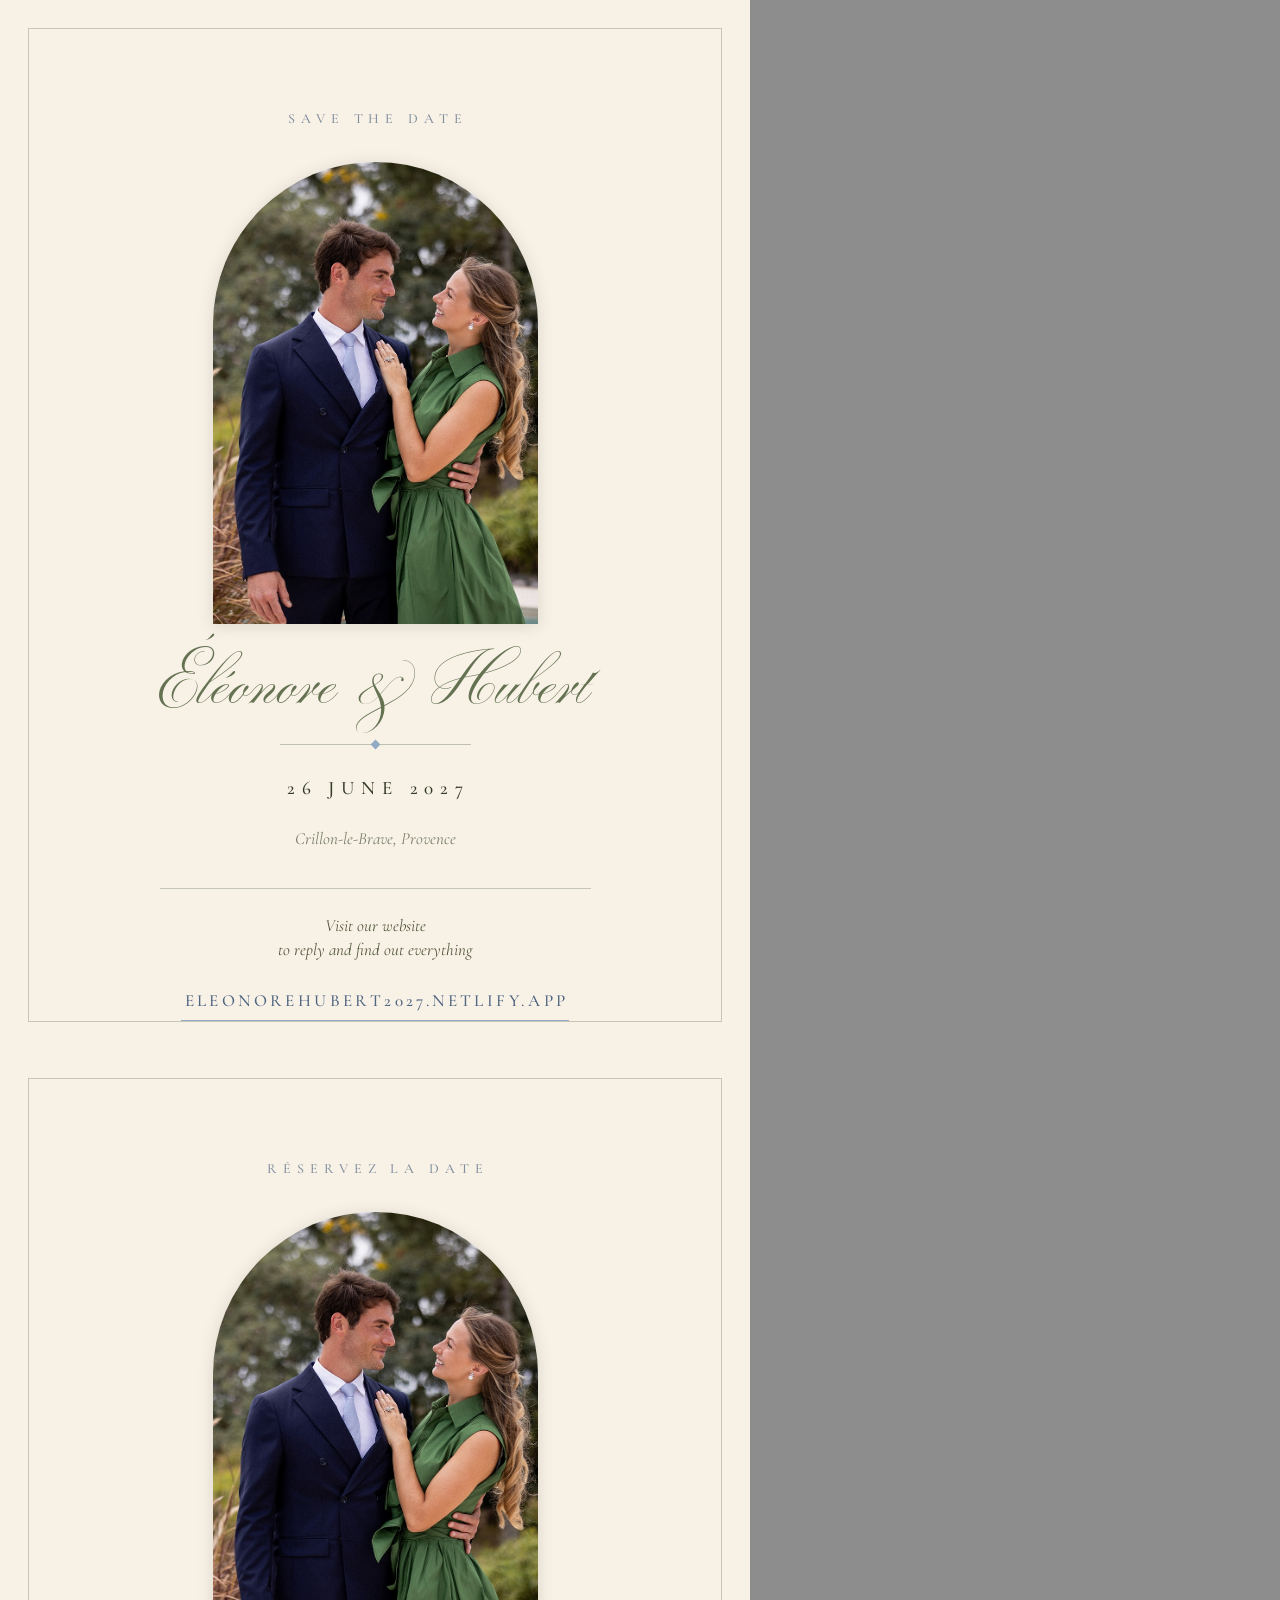
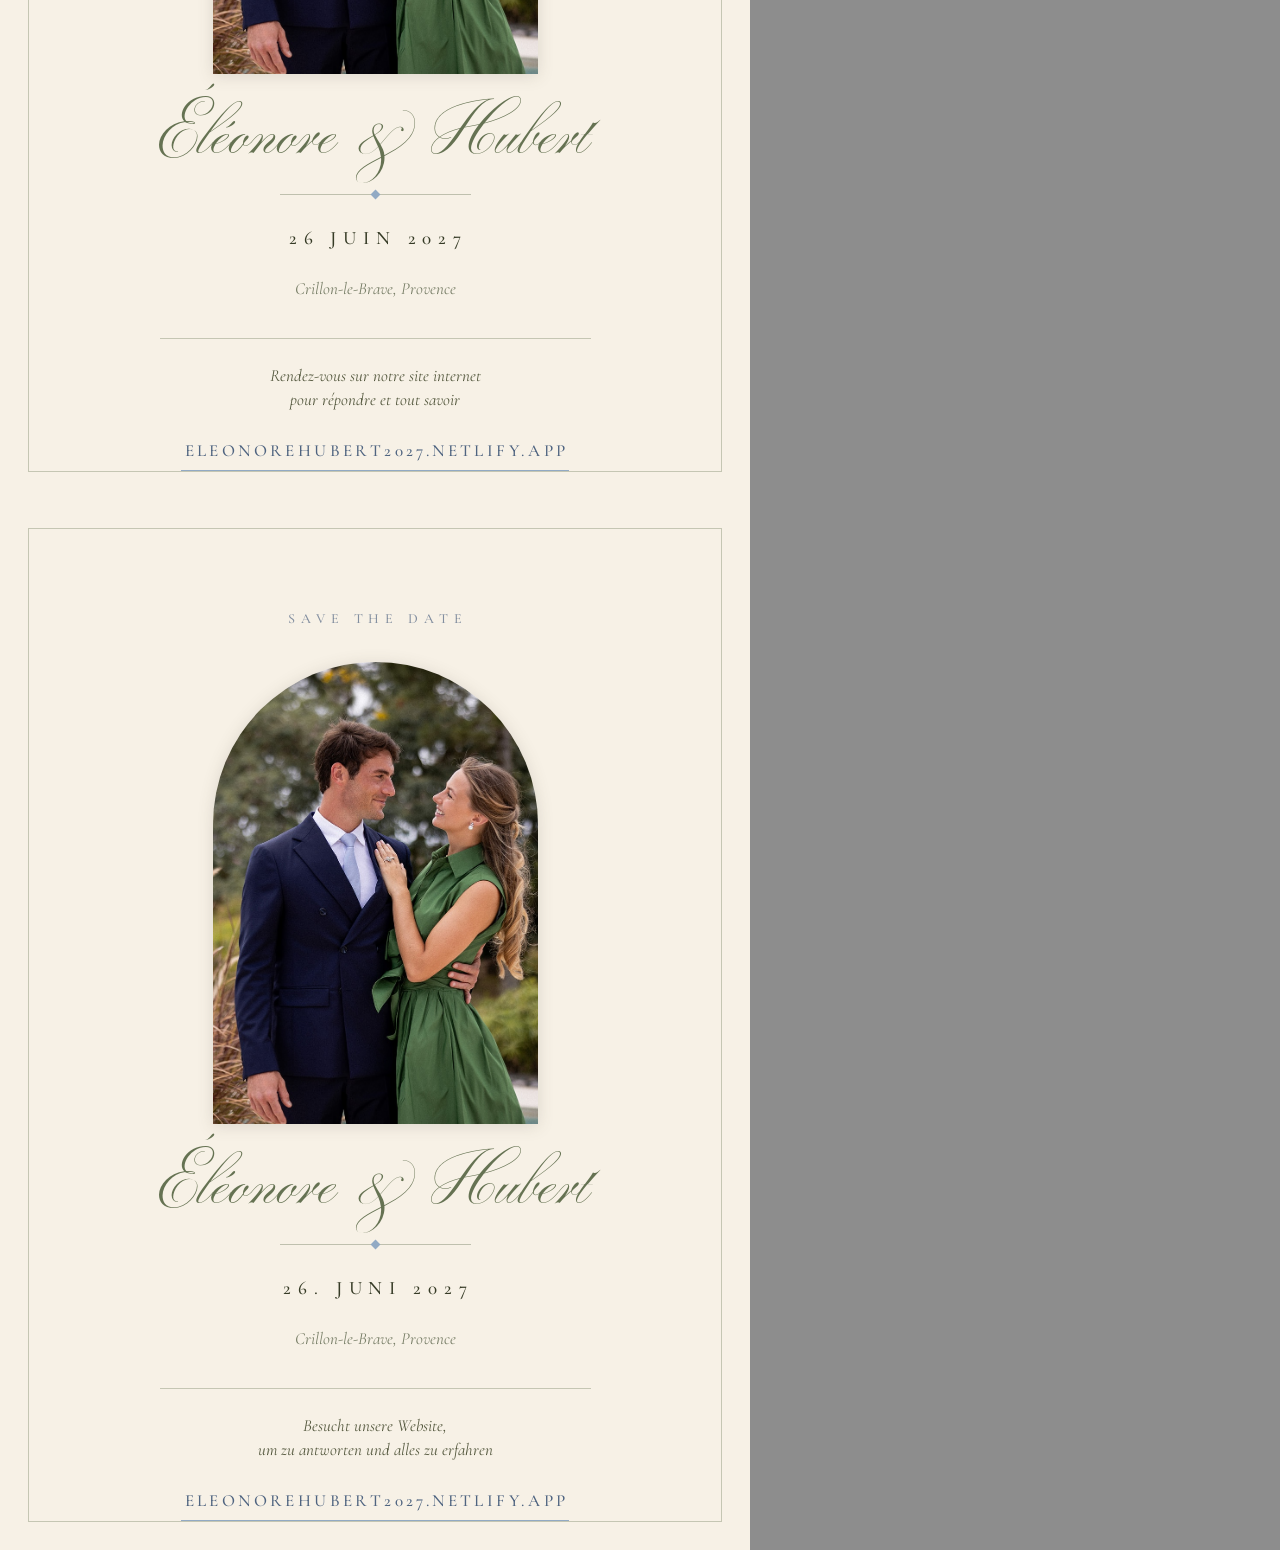
<file: save-the-date/card.html>
<!doctype html>
<html lang="en">
<head>
<meta charset="utf-8">
<title>Éléonore &amp; Hubert — Save the Date</title>
<link rel="preconnect" href="https://fonts.googleapis.com">
<link rel="preconnect" href="https://fonts.gstatic.com" crossorigin>
<link href="https://fonts.googleapis.com/css2?family=Cormorant+Garamond:ital,wght@0,300;0,400;0,500;0,600;1,300;1,400&display=swap" rel="stylesheet">
<style>
@font-face {
  font-family: 'Parfumerie Script';
  src: url('../fonts/ParfumerieScriptOldStyle_new.41455b9c652.878ed817-62ff-40fe-8103-2536046.woff2') format('woff2');
  font-weight: 100 900;
  font-display: block;
}

/* These are the website's ORIGINAL palette, not the lighter palette B it
   moved to later. They are what the printed card was set in, sampled back
   out of it pixel by pixel, and they are kept so a reprint matches the
   cards already sent. See README. */
:root {
  --cream:      #F7F1E6;
  --ink:        #363B26;
  --olive:      #657252;
  --blue:       #92AAC4;
  --blue-deep:  #4F6480;
  --eyebrow:    #828E9F;
  --place:      #797F68;
  --foot:       #55593F;
  --frame:      #C5C6B3;
  --rule:       #BFC0AE;
  --script:     'Parfumerie Script', cursive;
  --serif:      'Cormorant Garamond', Georgia, serif;
}

* { margin: 0; padding: 0; box-sizing: border-box; }
body { background: #8d8d8d; font-family: var(--serif); }

/* 750 × 1050 at scale 2 gives 1500 × 2100 — 5 × 7in at 300dpi. */
.card {
  position: relative;
  width: 750px; height: 1050px;
  background: var(--cream);
  overflow: hidden;
}
.frame { position: absolute; inset: 28px; border: 1px solid var(--frame); }

.inner {
  position: relative; z-index: 1;
  height: 100%;
  display: flex; flex-direction: column; align-items: center;
  text-align: center;
}

.eyebrow {
  font-size: 14px; font-weight: 500;
  letter-spacing: 0.42em; text-indent: 0.42em;
  text-transform: uppercase;
  color: var(--eyebrow);
  margin-top: 110px;
}

/* The arch is a true semicircle: its radius is half the photo's width. */
.photo {
  width: 325px; height: 462px;
  margin-top: 35px;
  border-radius: 162.5px 162.5px 0 0;
  overflow: hidden;
  box-shadow: 0 2px 16px rgba(90, 84, 70, 0.17);
}
.photo img { width: 100%; height: 100%; object-fit: cover; object-position: 50% 28%; display: block; }

.names {
  font-family: var(--script);
  font-size: 94px; font-weight: 400;
  line-height: 1;
  color: var(--olive);
  margin-top: 9px;
}

/* A hairline with a small lozenge set into the middle of it. */
.ornament {
  position: relative;
  width: 191px; height: 7px;
  margin-top: 14px;
}
.ornament::before {
  content: ''; position: absolute; left: 0; right: 0; top: 3px;
  height: 1px; background: var(--rule);
}
.ornament::after {
  content: ''; position: absolute; left: 50%; top: 0;
  width: 7px; height: 7px; margin-left: -3.5px;
  background: var(--blue);
  transform: rotate(45deg);
}

.date {
  font-size: 19px; font-weight: 500;
  letter-spacing: 0.36em; text-indent: 0.36em;
  text-transform: uppercase;
  color: var(--ink);
  margin-top: 28px;
}
.place {
  font-size: 17px; font-style: italic; font-weight: 400;
  color: var(--place);
  margin-top: 29px;
}

.foot-rule { width: 431px; height: 1px; background: var(--frame); margin-top: 39px; }
.call {
  font-size: 17px; font-style: italic; font-weight: 400;
  line-height: 1.4;
  color: var(--foot);
  margin-top: 25px;
}
.call span { display: block; }
/* The address is the only thing a guest has to act on, so it is the one
   thing on the card set in the accent — and the only thing underlined. */
.url {
  font-size: 17px; font-weight: 500;
  letter-spacing: 0.2em; text-indent: 0.2em;
  text-transform: uppercase;
  color: var(--blue-deep);
  margin-top: 28px;
  padding-bottom: 9px;
  border-bottom: 1px solid var(--blue);
}
</style>
</head>
<body>

<div class="card" id="card-en">
  <div class="frame"></div>
  <div class="inner">
    <div class="eyebrow">Save the Date</div>
    <div class="photo"><img src="../images/save-the-date.JPG" alt=""></div>
    <div class="names">Éléonore &amp; Hubert</div>
    <div class="ornament"></div>
    <div class="date">26 June 2027</div>
    <div class="place">Crillon-le-Brave, Provence</div>
    <div class="foot-rule"></div>
    <div class="call"><span>Visit our website</span><span>to reply and find out everything</span></div>
    <div class="url">eleonorehubert2027.netlify.app</div>
  </div>
</div>

<div class="card" id="card-fr">
  <div class="frame"></div>
  <div class="inner">
    <div class="eyebrow">Réservez la date</div>
    <div class="photo"><img src="../images/save-the-date.JPG" alt=""></div>
    <div class="names">Éléonore &amp; Hubert</div>
    <div class="ornament"></div>
    <div class="date">26 juin 2027</div>
    <div class="place">Crillon-le-Brave, Provence</div>
    <div class="foot-rule"></div>
    <div class="call"><span>Rendez-vous sur notre site internet</span><span>pour répondre et tout savoir</span></div>
    <div class="url">eleonorehubert2027.netlify.app</div>
  </div>
</div>

<div class="card" id="card-de">
  <div class="frame"></div>
  <div class="inner">
    <div class="eyebrow">Save the Date</div>
    <div class="photo"><img src="../images/save-the-date.JPG" alt=""></div>
    <div class="names">Éléonore &amp; Hubert</div>
    <div class="ornament"></div>
    <div class="date">26. Juni 2027</div>
    <div class="place">Crillon-le-Brave, Provence</div>
    <div class="foot-rule"></div>
    <div class="call"><span>Besucht unsere Website,</span><span>um zu antworten und alles zu erfahren</span></div>
    <div class="url">eleonorehubert2027.netlify.app</div>
  </div>
</div>

</body>
</html>
</file>
<file: style.css>
/* ================================================
   Éléonore & Hubert — Wedding Website
   ================================================ */

@font-face {
  font-family: 'Parfumerie Script';
  src: url('fonts/ParfumerieScriptOldStyle_new.41455b9c652.878ed817-62ff-40fe-8103-2536046.woff2') format('woff2');
  font-weight: 100 900;
  font-style: normal;
  font-display: block;
}

:root {
  --cream:      #FBF7EF;
  --cream-alt:  #F4EEE2;
  /* Lifts a panel off the cream instead of sinking it. A darker tint fills
     a narrow phone screen and reads heavy; a lighter one stays airy at any
     width, and the blue edge does the separating. */
  --cream-lift: #FFFCF6;

  /* Ink — dark, ~11:1 contrast on cream. Used for all body copy, menus, labels, form fields. */
  --ink:       #3A4030;
  --ink-deep:  #272C1D;
  --ink-mid:   #555C45;

  /* Olive — the lighter sage-green brand color, reserved for display type only
     (names, section titles, the wordmark) where a softer tone reads elegant. */
  --olive:      #7A8A6B;
  --olive-deep: #65745A;

  /* Dusty blue — the one saturated accent, used sparingly and only to mark
     structure (the numbered steps of the RSVP, the rule between one guest and
     the next). --blue carries fills and rules; --blue-deep is the text-safe
     variant at 5.4:1 on cream, and ink on --blue measures 4.8:1. */
  --blue:      #96A8BC;
  --blue-deep: #4E6A84;

  /* Smoky lavender — subtle accent, desaturated and used mostly as fine hairlines
     threaded throughout the site rather than solid fills. */
  --lavender:       #ACA6B5;
  --lavender-text:  #726C7A;
  --lavender-line:  rgba(139, 132, 148, 0.28);
  --lavender-line2: rgba(139, 132, 148, 0.16);

  --script:     'Parfumerie Script', cursive;
  --serif:      'Cormorant Garamond', Georgia, serif;
  --sans:       'Montserrat', sans-serif;
  --ease:       0.28s ease;
}

/* ── Reset ─────────────────────────────────────── */
*, *::before, *::after { box-sizing: border-box; margin: 0; padding: 0; }
html { scroll-behavior: smooth; scroll-padding-top: 80px; }

body {
  background: var(--cream);
  color: var(--ink);
  font-family: var(--serif);
  font-size: 16px;
  line-height: 1.75;
  -webkit-font-smoothing: antialiased;
}

/* ── Password Gate ──────────────────────────────── */
#gate {
  position: fixed; inset: 0;
  background: var(--cream);
  display: flex; align-items: center; justify-content: center;
  z-index: 900;
  transition: opacity 0.5s ease;
}
#gate.fade-out { opacity: 0; pointer-events: none; }

.gate-card {
  text-align: center;
  padding: 64px 48px;
  max-width: 440px;
  width: 90%;
}
.gate-monogram {
  font-family: var(--script);
  font-size: 3rem;
  color: var(--olive);
  margin-bottom: 10px;
  line-height: 1.2;
}
.gate-date {
  font-family: var(--sans);
  font-size: 0.78rem;
  font-weight: 500;
  letter-spacing: 0.22em;
  text-transform: uppercase;
  color: var(--ink-mid);
  margin-bottom: 40px;
}
.gate-divider {
  width: 48px; height: 0.5px;
  background: var(--lavender);
  margin: 0 auto 40px;
}
.gate-label {
  display: block;
  font-family: var(--sans);
  font-size: 0.76rem;
  font-weight: 500;
  letter-spacing: 0.22em;
  text-transform: uppercase;
  color: var(--ink-mid);
  margin-bottom: 18px;
}
.gate-input-row {
  display: flex;
  max-width: 320px;
  margin: 0 auto 14px;
}
#password-input {
  flex: 1;
  padding: 13px 16px;
  font-family: var(--serif);
  font-size: 1.08rem;
  letter-spacing: 0.18em;
  color: var(--ink);
  background: transparent;
  border: 0.5px solid var(--ink);
  border-right: none;
  outline: none;
  text-align: center;
  transition: background var(--ease);
}
#password-input::placeholder { color: var(--ink-mid); }
#password-input:focus { background: rgba(54,59,38,0.03); }
#password-input.shake { animation: shake 0.35s ease; }

#password-submit {
  padding: 13px 22px;
  background: var(--ink);
  color: var(--cream);
  border: 0.5px solid var(--ink);
  font-family: var(--sans);
  font-size: 0.76rem;
  font-weight: 400;
  letter-spacing: 0.22em;
  text-transform: uppercase;
  cursor: pointer;
  transition: background var(--ease);
  white-space: nowrap;
}
#password-submit:hover { background: var(--ink-deep); }

.gate-error {
  font-family: var(--sans);
  font-size: 0.78rem;
  letter-spacing: 0.1em;
  color: #8b3a3a;
  min-height: 18px;
  margin-bottom: 24px;
  opacity: 0;
  transition: opacity 0.2s;
}
.gate-error.visible { opacity: 1; }

.gate-lang {
  display: flex; align-items: center; justify-content: center; gap: 10px;
}

/* ── Language Buttons ──────────────────────────── */
.lang-btn {
  background: none; border: none;
  font-family: var(--sans);
  font-size: 0.84rem;
  font-weight: 500;
  letter-spacing: 0.04em;
  color: var(--ink-mid);
  cursor: pointer;
  padding: 2px 0;
  border-bottom: 0.5px solid transparent;
  transition: color var(--ease), border-color var(--ease);
}
.lang-btn:hover { color: var(--ink); }
.lang-btn.active { color: var(--ink); border-bottom-color: var(--ink); }
.lang-sep { color: var(--lavender-line); font-size: 0.8rem; }

/* ── Main Site ─────────────────────────────────── */
#site { display: none; }
#site.visible { display: block; }

/* ── Navigation ────────────────────────────────── */
#navbar {
  position: fixed; top: 0; left: 0; right: 0;
  z-index: 100;
  transition: background 0.4s ease, box-shadow 0.4s ease;
}
#navbar.scrolled {
  background: rgba(250,248,244,0.95);
  backdrop-filter: blur(10px);
  -webkit-backdrop-filter: blur(10px);
  box-shadow: 0 0.5px 0 var(--lavender-line);
}

.nav-inner {
  display: flex; align-items: center; justify-content: space-between;
  max-width: 1200px; margin: 0 auto;
  padding: 24px 48px;
}
.nav-logo {
  font-family: var(--script);
  font-size: 1.55rem;
  color: var(--olive);
  line-height: 1;
  min-width: 72px;
}
.nav-links {
  display: flex; align-items: center; gap: 22px;
}
.nav-link {
  font-family: var(--sans);
  font-size: 0.73rem;
  font-weight: 500;
  letter-spacing: 0.15em;
  text-transform: uppercase;
  color: var(--ink);
  text-decoration: none;
  padding-bottom: 2px;
  border-bottom: 0.5px solid transparent;
  transition: border-color 0.2s ease;
}
.nav-link:hover, .nav-link.active { border-bottom-color: var(--ink); }
.nav-right {
  display: flex; align-items: center; gap: 20px;
  min-width: 72px; justify-content: flex-end;
}
.lang-switcher { display: flex; align-items: center; gap: 10px; }

.lang-icon-btn {
  display: none;
  align-items: center; justify-content: center;
  width: 30px; height: 30px;
  background: none; border: none;
  color: var(--ink);
  cursor: pointer; padding: 3px;
}
.lang-icon-btn svg { display: block; width: 100%; height: 100%; }

.nav-hamburger {
  display: none;
  flex-direction: column; gap: 5px;
  background: none; border: none;
  cursor: pointer; padding: 4px;
}
.nav-hamburger span {
  display: block; width: 22px; height: 0.5px;
  background: var(--ink);
  transition: transform var(--ease), opacity var(--ease);
}
.nav-hamburger.open span:nth-child(1) { transform: translateY(5.5px) rotate(45deg); }
.nav-hamburger.open span:nth-child(2) { opacity: 0; }
.nav-hamburger.open span:nth-child(3) { transform: translateY(-5.5px) rotate(-45deg); }

.nav-mobile {
  display: none;
  flex-direction: column; align-items: center; gap: 20px;
  padding: 28px 24px;
  background: rgba(250,248,244,0.98);
  border-top: 0.5px solid var(--lavender-line);
}
.nav-mobile.open { display: flex; }
.mobile-lang { display: flex; align-items: center; gap: 10px; margin-top: 4px; border-top: 0.5px solid var(--lavender-line); padding-top: 20px; width: 100%; justify-content: center; }

/* ── Welcome / Hero ────────────────────────────── */
.section-welcome { padding: 0 24px 104px; }

/* Centred in its own full viewport. The extra top padding offsets the fixed
   navbar, so the block reads as centred in the space below it rather than
   being pushed down by it. */
.welcome-hero {
  min-height: 100vh;
  display: flex; align-items: center; justify-content: center;
  padding: 96px 0 40px;
}
.welcome-inner {
  text-align: center;
  max-width: 680px;
  margin: 0 auto;
}
.welcome-portrait {
  width: clamp(150px, 19vw, 200px);
  aspect-ratio: 3 / 4;
  margin: 0 auto 16px;
  overflow: hidden;
  border-radius: 8px;
  box-shadow: 0 14px 32px rgba(54, 59, 38, 0.16), 0 3px 8px rgba(54, 59, 38, 0.08);
  animation: fadeUp 0.9s 0.05s ease both;
}
.welcome-portrait img {
  display: block;
  width: 100%; height: 100%;
  object-fit: cover;
}
.welcome-names {
  font-family: var(--script);
  font-size: clamp(2.4rem, 7.5vw, 5.2rem);
  color: var(--olive);
  line-height: 1.1;
  margin-bottom: 14px;
  animation: fadeUp 0.9s 0.1s ease both;
}
.welcome-rule {
  width: 72px; height: 0.5px;
  background: var(--lavender);
  margin: 0 auto 16px;
  opacity: 0.9;
  animation: fadeIn 1s 0.2s ease both;
}
.welcome-subtitle {
  font-family: var(--serif);
  font-size: clamp(0.94rem, 2.2vw, 1.18rem);
  font-weight: 400;
  color: var(--ink);
  line-height: 1.6;
  margin-bottom: 6px;
  animation: fadeUp 0.9s 0.2s ease both;
}
.welcome-subtitle em { font-style: italic; font-weight: 600; }
.welcome-location {
  font-family: var(--sans);
  font-size: 0.76rem; font-weight: 500;
  letter-spacing: 0.26em; text-transform: uppercase;
  color: var(--ink-mid);
  margin: 14px 0 20px;
  display: flex; align-items: center; justify-content: center; gap: 16px;
  animation: fadeUp 0.9s 0.3s ease both;
}
.loc-dash { opacity: 0.35; }
.welcome-buttons {
  display: flex; flex-wrap: wrap; gap: 14px; justify-content: center;
  animation: fadeUp 0.9s 0.4s ease both;
}

.recognition-banner {
  display: block;
  max-width: 520px;
  margin: 30px auto 0;
  padding: 20px 26px;
  background: var(--cream-alt);
  border: 0.5px solid var(--olive);
  border-radius: 2px;
  text-align: center;
  animation: fadeUp 0.6s ease both;
}
.recognition-text {
  font-family: var(--serif);
  font-size: 1.12rem; font-style: italic; font-weight: 400;
  color: var(--ink);
  line-height: 1.5;
  margin-bottom: 12px;
}
.recognition-actions {
  display: flex; align-items: center; justify-content: center;
  gap: 12px; flex-wrap: wrap;
}
.recognition-action,
.recognition-clear {
  background: none; border: none;
  font-family: var(--sans);
  font-size: 0.72rem; font-weight: 600;
  letter-spacing: 0.12em; text-transform: uppercase;
  cursor: pointer; padding: 0;
  border-bottom: 0.5px solid currentColor;
  padding-bottom: 2px;
  transition: color var(--ease);
}
.recognition-action { color: var(--olive-deep); }
.recognition-action:hover { color: var(--ink); }
.recognition-clear { color: var(--ink-mid); font-weight: 500; }
.recognition-clear:hover { color: var(--ink); }
.recognition-sep { color: var(--lavender); }

/* ── Before the day ─────────────────────────────── */
/* The two things a guest can usefully do now, side by side: keep the date,
   and name a song. Each is introduced by a sentence rather than left to
   explain itself with a bare button. */
.before-grid {
  display: grid;
  gap: 22px;
  grid-template-columns: 1fr 1fr;
  max-width: 920px;
  margin: 0 auto;
}
.before-card {
  background: var(--cream-lift);
  border: 0.5px solid var(--lavender-line);
  border-radius: 2px;
  padding: 34px 30px 30px;
  text-align: center;
  display: flex;
  flex-direction: column;
  align-items: center;
}
.before-lead {
  font-family: var(--serif);
  font-style: italic;
  font-size: 1.04rem;
  line-height: 1.62;
  color: var(--ink-mid);
  max-width: 34ch;
  /* Three lines are reserved whatever the language, so the two cards'
     ornaments, names and controls stay on the same lines as each other. */
  min-height: 4.9em;
}
.before-mark {
  font-size: 1.15rem;
  color: var(--blue-deep);
  margin-top: 14px;
  line-height: 1;
}
.before-name {
  font-family: var(--script);
  font-weight: 400;
  font-size: 2rem;
  line-height: 1;
  color: var(--olive);
  margin-top: 10px;
}
/* Top-aligned, not pushed to the foot: the song card's controls are taller
   than the lone calendar button, and bottom-aligning them opened a hole in
   the middle of the shorter card. */
.before-body {
  padding-top: 22px;
  width: 100%;
  display: flex;
  flex-direction: column;
  align-items: center;
  gap: 12px;
}
.before-body .songs-form { margin: 0; width: 100%; }
.before-body .songs-status { margin: 0; }

/* The blue button: the one place the accent carries a filled shape. */
.btn-blue {
  background: var(--blue-deep);
  color: var(--cream-lift);
  border: 1px solid var(--blue-deep);
}
.btn-blue:hover { background: var(--blue); color: var(--ink); border-color: var(--blue); }

@media (max-width: 760px) {
  .before-grid { grid-template-columns: 1fr; gap: 18px; }
  .before-card { padding: 28px 22px 24px; }
  /* Stacked, there is nothing to line up with. */
  .before-lead { min-height: 0; }
}

/* ── Song suggestions (welcome page) ────────────── */
.songs-card {
  position: relative;
  max-width: 520px;
  /* The hero above occupies the whole first screen, so an ordinary gap
     already puts this below the fold — it is found by scrolling for it. */
  margin: 8px auto 0;
  padding: 34px 30px 30px;
  background: var(--cream-alt);
  border: 0.5px solid var(--lavender-line);
  border-radius: 2px;
  text-align: center;
}
.songs-note-icon {
  position: absolute;
  top: -16px; left: 50%;
  transform: translateX(-50%);
  width: 32px; height: 32px;
  display: flex; align-items: center; justify-content: center;
  background: var(--cream);
  border: 0.5px solid var(--lavender-line);
  border-radius: 50%;
  font-size: 1rem;
  color: var(--olive);
}
/* Serif italic rather than the script face — this is a full sentence, and
   the script only stays legible at the length of a two- or three-word title. */
.songs-title {
  font-family: var(--serif);
  /* Scales down on narrow screens so the French and German wordings, which
     are longer than the English, still hold a single line on a phone. */
  font-size: clamp(0.98rem, 3.9vw, 1.5rem); font-weight: 400; font-style: italic;
  color: var(--olive-deep);
  line-height: 1.3;
  margin-bottom: 8px;
}
.songs-note {
  font-family: var(--serif);
  /* Tracks the title down on narrow screens so it stays subordinate to it. */
  font-size: clamp(0.82rem, 3.2vw, 0.98rem); font-style: italic; font-weight: 400;
  color: var(--ink-mid);
  line-height: 1.6;
  margin-bottom: 20px;
}
.songs-form {
  display: flex;
  gap: 10px;
  align-items: stretch;
}
.songs-input {
  flex: 1 1 auto;
  min-width: 0;
  padding: 12px 14px;
  background: var(--cream);
  border: 0.5px solid var(--ink-mid);
  border-radius: 2px;
  font-family: var(--serif);
  font-size: 1.02rem;
  color: var(--ink);
}
.songs-input::placeholder { color: var(--ink-mid); opacity: 0.75; }
.songs-input:focus { outline: none; border-color: var(--olive); }
.songs-submit {
  flex: 0 0 auto;
  padding: 12px 22px;
  background: var(--olive);
  color: var(--cream);
  border: 0.5px solid var(--olive-deep);
  border-radius: 2px;
  font-family: var(--sans);
  font-size: 0.72rem; font-weight: 600;
  letter-spacing: 0.14em; text-transform: uppercase;
  cursor: pointer;
  transition: background var(--ease);
}
.songs-submit:hover:not(:disabled) { background: var(--olive-deep); }
.songs-submit:disabled { opacity: 0.55; cursor: default; }
.songs-status {
  font-family: var(--serif);
  font-size: 0.95rem; font-style: italic;
  color: var(--olive-deep);
  min-height: 1.4em;
  margin-top: 12px;
  opacity: 0;
  transition: opacity var(--ease);
}
.songs-status.visible { opacity: 1; }
.songs-view {
  background: none; border: none;
  font-family: var(--sans);
  font-size: 0.72rem; font-weight: 600;
  letter-spacing: 0.12em; text-transform: uppercase;
  color: var(--olive-deep);
  cursor: pointer;
  padding: 0 0 2px;
  margin-top: 6px;
  border-bottom: 0.5px solid currentColor;
  transition: color var(--ease);
}
.songs-view:hover { color: var(--ink); }
/* A button carries no display of its own here, so [hidden] would work on its
   own; stated explicitly so a later display rule cannot unhide the link. */
.songs-view[hidden] { display: none; }

.songs-modal {
  max-width: 460px;
  max-height: 80vh;
  max-height: 80dvh;
  overflow-y: auto;
  padding: 44px 34px 34px;
}
.songs-modal-title {
  font-family: var(--script);
  font-size: 2rem; font-weight: 400;
  color: var(--olive);
  text-align: center;
  margin-bottom: 4px;
}
.songs-modal-count {
  font-family: var(--sans);
  font-size: 0.68rem; font-weight: 500;
  letter-spacing: 0.18em; text-transform: uppercase;
  color: var(--ink-mid);
  text-align: center;
  margin-bottom: 22px;
}
.songs-list { list-style: none; padding: 0; margin: 0; }
.songs-item {
  padding: 11px 0;
  border-bottom: 0.5px solid var(--lavender-line2);
  text-align: left;
}
.songs-item:last-child { border-bottom: none; }
.songs-item-title {
  font-family: var(--serif);
  font-size: 1.04rem;
  color: var(--ink);
  line-height: 1.4;
}
.songs-empty {
  font-family: var(--serif);
  font-size: 1rem; font-style: italic;
  color: var(--ink-mid);
  text-align: center;
  padding: 18px 0;
  list-style: none;
}

@media (max-width: 560px) {
  .songs-card { padding: 30px 20px 26px; }
  .songs-form { flex-direction: column; }
  .songs-submit { padding: 13px 22px; }
}

.cal-both-note {
  font-family: var(--serif);
  font-size: 0.94rem; font-style: italic; font-weight: 400;
  color: var(--ink-mid);
  text-align: center;
  line-height: 1.6;
  margin-top: 18px;
}
.cal-followup-note {
  font-family: var(--serif);
  font-size: 0.96rem; font-style: italic;
  color: var(--ink);
  text-align: center;
  margin: 22px 0 12px;
}

/* ── Buttons ────────────────────────────────────── */
.btn {
  display: inline-block;
  font-family: var(--sans);
  font-size: 0.76rem; font-weight: 400;
  letter-spacing: 0.26em; text-transform: uppercase;
  text-decoration: none;
  padding: 16px 40px;
  border: 0.5px solid var(--ink);
  border-radius: 2px;
  cursor: pointer;
  transition: background var(--ease), color var(--ease), border-color var(--ease), box-shadow var(--ease), transform var(--ease);
  outline: none;
  -webkit-appearance: none;
}

/* Primary CTA — deep ink, refined weight and shadow rather than a flat block fill */
.btn-primary {
  background: linear-gradient(155deg, var(--olive) 0%, var(--olive-deep) 100%);
  color: var(--cream);
  border-color: var(--olive-deep);
  padding: 20px 52px;
  font-size: 0.82rem;
  letter-spacing: 0.3em;
  box-shadow: 0 10px 26px rgba(84, 92, 64, 0.28);
}
.btn-primary:hover {
  box-shadow: 0 14px 32px rgba(84, 92, 64, 0.36);
  transform: translateY(-1px);
}

/* Secondary — quiet ghost button with a whisper of lavender, used for Save the Date */
.btn-secondary {
  background: transparent;
  color: var(--ink);
  border-color: var(--lavender);
}
.btn-secondary:hover {
  background: rgba(139, 132, 148, 0.1);
  border-color: var(--lavender-text);
}

.btn-outline { background: transparent; color: var(--ink); }
.btn-outline:hover { background: var(--ink); color: var(--cream); }
.btn-sm { padding: 12px 28px; font-size: 0.74rem; }

/* ── Sections Common ───────────────────────────── */
.section-content { padding: 100px 24px; }
.section-alt { background: var(--cream-alt); }

.content-inner { max-width: 960px; margin: 0 auto; }
.content-narrow { max-width: 720px; }

.section-header { text-align: center; margin-bottom: 64px; }
.section-title {
  font-family: var(--serif);
  font-size: clamp(1.8rem, 4vw, 2.7rem);
  font-weight: 400; font-style: italic;
  color: var(--olive);
  margin-bottom: 20px;
}
.section-rule {
  width: 52px; height: 0.5px;
  background: var(--lavender);
  margin: 0 auto;
  opacity: 0.9;
}
.section-intro {
  font-family: var(--serif);
  font-size: 1.08rem; font-weight: 400;
  color: var(--ink-mid);
  line-height: 1.9;
  margin-top: 24px;
}

/* ── Programme ─────────────────────────────────── */
.programme-day { margin-bottom: 0; }
.prog-separator {
  width: 100%; height: 0.5px;
  background: var(--lavender-line);
  margin: 48px 0;
}
.prog-day-label {
  display: block;
  font-family: var(--sans);
  font-size: 0.76rem; font-weight: 500;
  letter-spacing: 0.26em; text-transform: uppercase;
  color: var(--ink-mid);
  padding-bottom: 20px;
  border-bottom: 0.5px solid var(--lavender-line);
  margin-bottom: 36px;
}
.prog-events { display: flex; flex-direction: column; gap: 34px; }
.prog-event {
  display: grid;
  grid-template-columns: 150px 20px 1fr;
  gap: 0 22px;
  align-items: start;
}
.prog-time-wrap { text-align: right; padding-top: 3px; }
.prog-time {
  display: inline-block;
  font-family: var(--sans);
  font-size: 0.78rem; font-weight: 600;
  letter-spacing: 0.07em;
  color: var(--ink);
  background: var(--cream-alt);
  border: 0.5px solid var(--lavender-line);
  border-radius: 999px;
  padding: 6px 14px;
  /* Keep every pill on one line, so a longer translation can't wrap and
     balloon into a two-line block beside its single-line neighbours. */
  white-space: nowrap;
}
.prog-timeline {
  position: relative;
  display: flex;
  justify-content: center;
  align-self: stretch;
  min-height: 100%;
}
.prog-timeline::before {
  content: '';
  position: absolute;
  top: 0; bottom: -34px;
  width: 0.5px;
  background: var(--lavender-line);
}
.prog-event:last-child .prog-timeline::before { bottom: 0; }
.prog-dot {
  position: relative;
  z-index: 1;
  width: 7px; height: 7px;
  margin-top: 9px;
  border-radius: 50%;
  background: var(--olive);
  box-shadow: 0 0 0 4px var(--cream);
}
.prog-name {
  font-family: var(--serif);
  font-size: 1.24rem; font-style: italic; font-weight: 400;
  color: var(--ink);
  margin-bottom: 6px;
}
.prog-location {
  display: flex;
  align-items: center;
  gap: 6px;
  font-family: var(--sans);
  font-size: 0.82rem; font-weight: 500;
  letter-spacing: 0.06em;
  color: var(--olive-deep);
}
.prog-pin-icon {
  width: 13px; height: 13px;
  flex-shrink: 0;
  color: var(--olive);
}

/* ── Activities ────────────────────────────────── */
.activities-filters { margin-bottom: 40px; }

.activities-cat { margin-bottom: 48px; }
.activities-cat:last-of-type { margin-bottom: 0; }
.activities-cat.hidden { display: none; }

.activities-cat-header {
  display: flex; align-items: center; gap: 14px;
  padding-bottom: 20px;
  border-bottom: 0.5px solid var(--lavender-line);
  margin-bottom: 28px;
}
.activities-cat-icon {
  width: 26px; height: 26px;
  flex-shrink: 0;
  color: var(--olive);
}
.activities-cat-icon svg { display: block; width: 100%; height: 100%; }
.activities-cat-label {
  font-family: var(--sans);
  font-size: 0.76rem; font-weight: 500;
  letter-spacing: 0.26em; text-transform: uppercase;
  color: var(--ink-mid);
}

.activities-grid {
  display: grid;
  grid-template-columns: repeat(auto-fit, minmax(230px, 1fr));
}
.activity-card {
  background: var(--cream-lift);
  padding: 28px 26px;
  border: 0.5px solid var(--lavender-line);
  margin: -0.5px 0 0 -0.5px;
  transition: background var(--ease);
}
.activity-card:hover { background: var(--cream-alt); }
.activity-card.hidden { display: none; }
.activity-name {
  font-family: var(--serif);
  font-size: 1.18rem; font-weight: 400; font-style: italic;
  color: var(--ink);
  margin-bottom: 8px;
}
.activity-meta {
  display: flex; align-items: center; flex-wrap: wrap; gap: 10px;
  margin-bottom: 12px;
}
.activity-distance {
  font-family: var(--sans);
  font-size: 0.78rem; font-weight: 500;
  letter-spacing: 0.06em;
  color: var(--ink-mid);
}
.activity-crowd {
  font-family: var(--sans);
  font-size: 0.7rem; font-weight: 500;
  letter-spacing: 0.1em; text-transform: uppercase;
  padding: 3px 9px;
  border: 0.5px solid var(--lavender);
  color: var(--lavender-text);
}
.activity-audience {
  font-family: var(--sans);
  font-size: 0.7rem; font-weight: 500;
  letter-spacing: 0.1em; text-transform: uppercase;
  padding: 3px 9px;
  border: 0.5px solid var(--olive);
  color: var(--olive-deep);
}
.activity-desc {
  font-size: 1rem; font-weight: 400;
  color: var(--ink-mid);
  line-height: 1.7;
}

/* ── Activities map ─────────────────────────────── */
.activities-map-wrap {
  margin: 56px 0 0;
  text-align: center;
}
.activities-map-scroll {
  overflow-x: auto;
  -webkit-overflow-scrolling: touch;
}
.activities-map-svg {
  display: block;
  width: 100%;
  min-width: 560px;
  max-width: 560px;
  height: auto;
  margin: 0 auto;
}
.activities-map-svg .map-ring-label {
  font-family: var(--sans);
  font-weight: 700;
  font-size: 12px;
  letter-spacing: 0.05em;
  fill: var(--olive-deep);
  paint-order: stroke fill;
  stroke: var(--cream-alt);
  stroke-width: 4px;
  stroke-linejoin: round;
}
.activities-map-svg .map-venue-label {
  font-family: var(--serif);
  font-style: italic; font-weight: 600;
  font-size: 17px;
  fill: var(--olive);
}
.activities-map-svg .map-label {
  font-family: var(--serif);
  font-weight: 500;
  font-size: 14px;
  fill: var(--ink-mid);
}
.activities-map-svg .map-dot { fill: var(--lavender-text); }
.activities-map-note {
  font-family: var(--serif);
  font-size: 0.98rem; font-weight: 400; font-style: italic;
  color: var(--ink-mid);
  text-align: center;
  margin-bottom: 24px;
}
/* ── Accommodation ──────────────────────────────── */
.accom-search {
  text-align: center;
  max-width: 640px;
  margin: 0 auto 48px;
  padding-bottom: 44px;
  border-bottom: 0.5px solid var(--lavender-line);
}
.accom-search-title {
  font-family: var(--serif);
  font-size: 1.4rem; font-weight: 400; font-style: italic;
  color: var(--olive-deep);
  margin-bottom: 12px;
}
.accom-search-intro {
  font-size: 1.05rem; font-weight: 400;
  color: var(--ink);
  line-height: 1.7;
  margin-bottom: 24px;
}
.accom-search-links {
  display: flex; flex-wrap: wrap; justify-content: center; gap: 12px;
  margin-bottom: 30px;
}
.accom-search-note {
  font-size: 1.08rem; font-weight: 400; font-style: italic;
  color: var(--ink-mid);
  line-height: 1.85;
}
.accom-suggestions-intro {
  text-align: center;
  font-size: 1.02rem; font-weight: 400; font-style: italic;
  color: var(--ink-mid);
  margin-bottom: 24px;
}
/* Explains "gîte" and "chambre d'hôtes" so nobody assumes they have to
   book a whole house. Uses the same blue rule as the RSVP sub-steps. */
.accom-stay-help {
  max-width: 760px;
  margin: 0 auto 32px;
  padding: 16px 20px;
  background: var(--cream-lift);
  border-left: 3px solid var(--blue);
  border-radius: 3px;
  font-size: 0.98rem;
  font-weight: 400;
  line-height: 1.8;
  color: var(--ink-mid);
}

.accom-filters { margin-bottom: 36px; }
.filter-row {
  display: flex;
  align-items: center;
  gap: 8px;
  margin-bottom: 10px;
  flex-wrap: wrap;
}
.filter-label {
  font-family: var(--sans);
  font-size: 0.7rem;
  font-weight: 500;
  letter-spacing: 0.22em;
  text-transform: uppercase;
  color: var(--ink-mid);
  min-width: 58px;
}
.filter-pill {
  font-family: var(--sans);
  font-size: 0.74rem;
  font-weight: 500;
  letter-spacing: 0.1em;
  text-transform: uppercase;
  color: var(--ink);
  background: transparent;
  border: 0.5px solid var(--lavender-line);
  padding: 5px 14px;
  cursor: pointer;
  transition: background var(--ease), border-color var(--ease), color var(--ease);
}
.filter-pill:hover { border-color: rgba(54,59,38,0.45); }
/* The sage, not --ink: a near-black fill was the darkest thing on the page and
   the only one besides the calendar button. Cream on olive-deep is 4.88, so
   this still clears AA at the pill's small uppercase size. */
.filter-pill.active {
  background: var(--olive-deep);
  color: var(--cream);
  border-color: var(--olive-deep);
}
.hotel-card.hidden { display: none; }
.filter-empty {
  font-family: var(--serif);
  font-size: 1.02rem;
  font-weight: 400;
  font-style: italic;
  color: var(--ink-mid);
  text-align: center;
  padding: 40px 0;
}

.hotel-grid {
  display: grid;
  grid-template-columns: repeat(auto-fit, minmax(240px, 1fr));
  margin-bottom: 36px;
}
.hotel-card {
  background: var(--cream-alt);
  padding: 36px 30px;
  border: 0.5px solid var(--lavender-line);
  margin: -0.5px 0 0 -0.5px;
  transition: background var(--ease);
}
.hotel-card:hover { background: var(--cream); }
.hotel-tier {
  font-family: var(--sans);
  font-size: 0.72rem; font-weight: 500;
  letter-spacing: 0.28em; text-transform: uppercase;
  color: var(--ink-mid);
  margin-bottom: 10px;
}
.hotel-name {
  font-family: var(--serif);
  font-size: 1.3rem; font-weight: 400; font-style: italic;
  color: var(--ink);
  margin-bottom: 6px;
}
.hotel-stars {
  font-size: 0.7rem; color: var(--ink-mid);
  letter-spacing: 0.1em;
  margin-bottom: 14px;
}
.hotel-capacity {
  font-family: var(--sans);
  font-size: 0.78rem; font-weight: 500;
  color: var(--ink-mid);
  margin-bottom: 14px;
}
.hotel-meta, .hotel-price {
  font-family: var(--sans);
  font-size: 0.84rem; font-weight: 500;
  color: var(--ink-mid);
  margin-bottom: 4px;
}
.hotel-price { margin-bottom: 16px; }
.hotel-note {
  font-size: 0.98rem; font-weight: 400;
  color: var(--ink);
  line-height: 1.7;
  margin-bottom: 20px;
}
.hotel-link {
  font-family: var(--sans);
  font-size: 0.78rem; font-weight: 500;
  letter-spacing: 0.14em;
  color: var(--ink);
  text-decoration: none;
  border-bottom: 0.5px solid var(--ink);
  padding-bottom: 1px;
  transition: opacity var(--ease);
}
.hotel-link:hover { opacity: 0.55; }
.accom-footer {
  font-family: var(--serif);
  font-size: 0.96rem; font-weight: 400; font-style: italic;
  color: var(--ink-mid);
  text-align: center;
}

/* ── Dress Code ────────────────────────────────── */
.dress-day-label {
  text-align: center;
  font-family: var(--sans);
  font-size: 0.7rem; font-weight: 500;
  letter-spacing: 0.26em; text-transform: uppercase;
  color: var(--ink-mid);
  margin-bottom: 10px;
}
.dress-separator {
  width: 100%; height: 0.5px;
  background: var(--lavender-line);
  margin: 44px 0;
}
.dress-headline {
  text-align: center;
  font-family: var(--script);
  font-size: 2.8rem;
  color: var(--olive);
  margin-bottom: 34px;
}
.dress-cols {
  display: grid;
  grid-template-columns: 1fr 0.5px 1fr;
  gap: 0;
  margin-bottom: 0;
}
.dress-col { padding: 0 44px; }
.dress-col:first-child { padding-left: 0; }
.dress-col:last-child { padding-right: 0; }
.dress-col-title {
  font-family: var(--sans);
  font-size: 0.76rem; font-weight: 500;
  letter-spacing: 0.26em; text-transform: uppercase;
  color: var(--ink-mid);
  margin-bottom: 16px;
}
.dress-col-rule {
  width: 100%; height: 0.5px;
  background: var(--lavender-line);
  margin-bottom: 22px;
}
.dress-list { list-style: none; margin-bottom: 20px; }
.dress-list li {
  font-size: 1.05rem; font-weight: 400;
  color: var(--ink);
  padding: 10px 0;
  border-bottom: 0.5px solid var(--lavender-line2);
  line-height: 1.5;
}
.dress-list li:first-child { border-top: 0.5px solid var(--lavender-line2); }
.dress-main {
  font-size: 1.05rem; font-weight: 400;
  color: var(--ink);
  line-height: 1.75;
  margin-bottom: 16px;
}
.dress-note {
  font-size: 0.96rem; font-weight: 400; font-style: italic;
  color: var(--ink-mid);
  line-height: 1.8;
}
.dress-vline {
  width: 0.5px;
  background: var(--lavender-line);
}
.dress-footer {
  text-align: center;
  font-size: 0.96rem; font-weight: 400; font-style: italic;
  color: var(--ink-mid);
  border-top: 0.5px solid var(--lavender-line);
  padding-top: 32px;
}

/* ── Map ───────────────────────────────────────── */
.venue-block {
  text-align: center;
  margin-bottom: 48px;
}
.venue-name {
  font-family: var(--serif);
  font-size: 1.7rem; font-weight: 400; font-style: italic;
  color: var(--ink);
  margin-bottom: 14px;
}
.venue-address {
  font-family: var(--sans);
  font-size: 0.92rem; font-weight: 500;
  letter-spacing: 0.06em;
  color: var(--ink-mid);
  line-height: 2.1;
  margin-bottom: 28px;
}
.map-embed {
  border: 0.5px solid var(--lavender-line);
  overflow: hidden;
}
.map-embed iframe { display: block; }

.travel-subheading {
  font-family: var(--serif);
  font-size: 1.26rem; font-weight: 400; font-style: italic;
  color: var(--olive-deep);
  text-align: center;
  margin-bottom: 28px;
}
.travel-subheading-inline { text-align: left; margin-bottom: 8px; }

.travel-option-icon {
  width: 28px; height: 28px;
  color: var(--olive);
  margin-bottom: 16px;
}
.travel-option-icon svg { display: block; width: 100%; height: 100%; }

.travel-options-grid {
  display: grid;
  grid-template-columns: repeat(auto-fit, minmax(260px, 1fr));
  margin-bottom: 32px;
}
/* Lifted off the band, not flush with it. #map and #activities are the only
   two section-alt sections, and their cards used to be cream-alt as well, so
   the card and the band behind it were the same colour and the whole section
   read as one dark field. */
.travel-option-card {
  background: var(--cream-lift);
  padding: 30px 28px;
  border: 0.5px solid var(--lavender-line);
  margin: -0.5px 0 0 -0.5px;
  text-align: left;
}
.travel-option-label {
  font-family: var(--sans);
  font-size: 0.76rem; font-weight: 500;
  letter-spacing: 0.26em; text-transform: uppercase;
  color: var(--ink-mid);
  margin-bottom: 16px;
}
.travel-steps {
  list-style: decimal;
  padding-left: 18px;
  font-size: 0.98rem; font-weight: 400;
  color: var(--ink);
  line-height: 1.65;
}
.travel-steps li { margin-bottom: 11px; }
.travel-steps li:last-child { margin-bottom: 0; }

/* The two Paris airports, under the one TGV step. Set a shade back from the
   numbered steps so the sequence stays legible as a sequence. */
.travel-substeps {
  list-style: none;
  padding-left: 0;
  margin: 7px 0 0;
  font-size: 0.93rem;
  color: var(--ink-mid);
}
.travel-substeps li { margin-bottom: 5px; padding-left: 14px; position: relative; }
.travel-substeps li:last-child { margin-bottom: 0; }
.travel-substeps li::before {
  content: ''; position: absolute; left: 0; top: 0.62em;
  width: 5px; height: 1px; background: var(--blue);
}

.travel-warning {
  display: flex; gap: 12px; align-items: flex-start;
  margin-top: 20px;
  padding-top: 18px;
  border-top: 0.5px solid var(--lavender-line);
}
.travel-warning-icon {
  width: 19px; height: 19px;
  color: var(--olive-deep);
  flex-shrink: 0;
  margin-top: 1px;
}
.travel-warning-icon svg { display: block; width: 100%; height: 100%; }
.travel-warning p {
  font-size: 0.96rem; font-weight: 500;
  color: var(--ink);
  line-height: 1.6;
}

.travel-note-card {
  display: flex;
  gap: 22px;
  align-items: flex-start;
  background: var(--cream-lift);
  border: 0.5px solid var(--lavender-line);
  padding: 28px 30px;
  margin-bottom: 48px;
}
.travel-note-card .travel-option-icon { margin-bottom: 0; margin-top: 3px; flex-shrink: 0; }
.travel-paris-note {
  font-size: 1rem; font-weight: 400;
  color: var(--ink-mid);
  line-height: 1.8;
}

/* ── Footer ────────────────────────────────────── */
.site-footer {
  padding: 64px 24px;
  border-top: 0.5px solid var(--lavender-line);
}
.footer-inner {
  text-align: center;
  max-width: 480px;
  margin: 0 auto;
}
.footer-names {
  font-family: var(--script);
  font-size: 2rem;
  color: var(--olive);
  margin-bottom: 10px;
}
.footer-date {
  font-family: var(--sans);
  font-size: 0.76rem; font-weight: 500;
  letter-spacing: 0.22em; text-transform: uppercase;
  color: var(--ink-mid);
  margin-bottom: 28px;
}
.footer-rule {
  width: 36px; height: 0.5px;
  background: var(--lavender);
  margin: 0 auto 22px;
}
.footer-note {
  font-family: var(--serif);
  font-size: 0.98rem; font-style: italic;
  color: var(--ink-mid);
}

/* ── Calendar Modal ────────────────────────────── */
.modal-overlay {
  position: fixed; inset: 0;
  background: rgba(54,59,38,0.38);
  backdrop-filter: blur(5px);
  -webkit-backdrop-filter: blur(5px);
  display: flex; align-items: center; justify-content: center;
  z-index: 500;
  padding: 24px;
  opacity: 0; pointer-events: none;
  transition: opacity 0.3s ease;
}
.modal-overlay.open { opacity: 1; pointer-events: all; }

.modal-card {
  background: var(--cream);
  max-width: 460px; width: 100%;
  padding: 48px 40px;
  position: relative;
  transform: translateY(18px);
  transition: transform 0.3s ease;
}
.modal-overlay.open .modal-card { transform: translateY(0); }

.modal-close {
  position: absolute; top: 14px; right: 18px;
  background: none; border: none;
  font-size: 1.5rem; line-height: 1;
  color: var(--ink-mid);
  cursor: pointer; padding: 4px 6px;
  transition: color var(--ease);
}
.modal-close:hover { color: var(--ink); }

.modal-eyebrow {
  font-family: var(--sans);
  font-size: 0.74rem; font-weight: 500;
  letter-spacing: 0.28em; text-transform: uppercase;
  color: var(--ink-mid);
  text-align: center;
  margin-bottom: 8px;
}
.modal-script {
  font-family: var(--script);
  font-size: 2.1rem;
  color: var(--olive);
  text-align: center;
  margin-bottom: 4px;
}
.modal-when {
  font-family: var(--sans);
  font-size: 0.76rem; font-weight: 500;
  letter-spacing: 0.16em;
  color: var(--ink-mid);
  text-align: center;
  margin-bottom: 24px;
}
.modal-rule {
  width: 100%; height: 0.5px;
  background: var(--lavender-line);
  margin-bottom: 24px;
}
.modal-prompt {
  font-family: var(--sans);
  font-size: 0.76rem; font-weight: 500;
  letter-spacing: 0.18em; text-transform: uppercase;
  color: var(--ink-mid);
  text-align: center;
  margin-bottom: 18px;
}

.lang-modal { max-width: 320px; padding-top: 44px; }
.lang-modal-options {
  display: flex; flex-direction: column;
  gap: 7px;
}
.lang-modal-options .lang-btn {
  justify-content: center;
  font-size: 0.94rem;
}
.lang-modal-options .lang-btn.active {
  background: var(--ink);
  color: var(--cream);
  border-color: var(--ink);
}

.cal-grid {
  display: grid;
  grid-template-columns: 1fr 1fr;
  gap: 7px;
}
.cal-btn {
  display: flex; align-items: center; gap: 10px;
  padding: 13px 14px;
  background: transparent;
  border: 0.5px solid var(--lavender-line);
  color: var(--ink);
  font-family: var(--sans);
  font-size: 0.86rem; font-weight: 500;
  letter-spacing: 0.04em;
  cursor: pointer;
  transition: background var(--ease), color var(--ease), border-color var(--ease);
  text-align: left;
}
.cal-btn:hover {
  background: var(--ink);
  color: var(--cream);
  border-color: var(--ink);
}
.cal-mark {
  width: 22px; text-align: center;
  font-size: 0.98rem;
  flex-shrink: 0;
  opacity: 0.75;
}
.cal-btn:hover .cal-mark { opacity: 1; }

/* ── Animations ────────────────────────────────── */
@keyframes fadeUp {
  from { opacity: 0; transform: translateY(18px); }
  to   { opacity: 1; transform: translateY(0); }
}
@keyframes fadeIn {
  from { opacity: 0; }
  to   { opacity: 0.5; }
}
@keyframes shake {
  0%,100% { transform: translateX(0); }
  20%      { transform: translateX(-7px); }
  40%      { transform: translateX(7px); }
  60%      { transform: translateX(-5px); }
  80%      { transform: translateX(5px); }
}

/* ── Responsive ────────────────────────────────── */
/* Seven tabs need the whole bar. The spelled-out languages give way to
   the globe first; only then does the menu fold into the hamburger. */
@media (max-width: 1200px) {
  .nav-inner { padding: 24px 32px; }
  .lang-switcher { display: none; }
  .lang-icon-btn { display: flex; }
}

@media (max-width: 1040px) {
  .nav-inner { padding: 20px 28px; }
  .nav-links { display: none; }
  .nav-hamburger { display: flex; }
}

@media (max-width: 900px) {
  .prog-event {
    grid-template-columns: 1fr;
    gap: 10px;
  }
  .prog-timeline { display: none; }
  .prog-time-wrap { text-align: left; }

  .dress-cols { grid-template-columns: 1fr; gap: 40px; }
  .dress-vline { display: none; }
  .dress-col { padding: 0; }
}

@media (max-width: 640px) {
  .section-content { padding: 72px 20px; }
  .section-welcome { padding: 0 20px 72px; }
  /* Centring works on a wide screen but strands the portrait mid-page on a
     tall narrow one. On a phone the hero flows from the top as it did
     before, and the card carries its own gap to stay below the fold. */
  .welcome-hero { min-height: 0; display: block; padding: 92px 0 36px; }
  .songs-card { margin-top: clamp(170px, 32vh, 260px); }

  .hotel-grid { grid-template-columns: 1fr; }
  .activities-grid { grid-template-columns: 1fr; }
  .travel-options-grid { grid-template-columns: 1fr; }
  .travel-note-card { flex-direction: column; gap: 12px; }
  .accom-search-links { flex-direction: column; align-items: center; }
  .accom-search-links .btn { width: 100%; max-width: 240px; text-align: center; }
  .prog-shuttle { margin-left: 0; }

  .cal-grid { grid-template-columns: 1fr; }
  .modal-card { padding: 36px 24px; }

  .welcome-buttons { flex-direction: column; align-items: center; }
  .btn { width: 100%; max-width: 280px; text-align: center; }

  .gate-card { padding: 40px 20px; }
  .gate-input-row { max-width: 100%; }
}

/* ══════════════════════════════════════
   RSVP MODAL
   ══════════════════════════════════════ */

.rsvp-modal {
  max-width: 560px;
  max-height: 88vh;
  max-height: 88dvh;
  overflow-y: auto;
  -webkit-overflow-scrolling: touch;
  scrollbar-width: thin;
  scrollbar-color: var(--lavender-line) transparent;
}
.rsvp-modal::-webkit-scrollbar { width: 4px; }
.rsvp-modal::-webkit-scrollbar-track { background: transparent; }
.rsvp-modal::-webkit-scrollbar-thumb { background: var(--lavender-line); }

/* ── Subsection headers ────────────── */
.rsvp-sub-header {
  display: flex;
  align-items: center;
  gap: 12px;
  padding-bottom: 12px;
  border-bottom: 2px solid var(--blue);
  margin-bottom: 26px;
}
.rsvp-sub-num {
  font-family: var(--sans);
  font-size: 0.66rem; font-weight: 600;
  letter-spacing: 0.1em;
  color: var(--cream);
  background: var(--blue-deep);
  border-radius: 2px;
  padding: 4px 7px;
  line-height: 1;
  flex-shrink: 0;
}
.rsvp-sub-title {
  font-family: var(--sans);
  font-size: 0.76rem; font-weight: 500;
  letter-spacing: 0.26em; text-transform: uppercase;
  color: var(--ink);
}

/* ── Form inputs ───────────────────── */
.form-group { margin-bottom: 20px; }

.form-label {
  display: block;
  font-family: var(--sans);
  font-size: 0.74rem; font-weight: 500;
  letter-spacing: 0.22em; text-transform: uppercase;
  color: var(--ink-mid);
  margin-bottom: 10px;
}
.req { color: var(--ink-mid); margin-left: 2px; }
/* A quiet second line on a label — the date and place of the Friday evening,
   so nobody has to go back to the Programme to answer the question. */
/* Friday closed off because Saturday was declined: dimmed and unclickable. */
.att-friday-group.is-locked .radio-group { opacity: 0.4; pointer-events: none; }
.att-friday-group.is-locked .form-label { opacity: 0.6; }
.form-hint {
  display: block;
  font-family: var(--serif);
  font-size: 0.82rem; font-weight: 400;
  letter-spacing: 0; text-transform: none;
  font-style: italic;
  color: var(--olive-deep);
  margin-top: 4px;
}

.form-input,
.form-select,
.form-textarea {
  display: block; width: 100%;
  padding: 10px 0;
  background: transparent;
  border: none;
  border-bottom: 0.5px solid var(--lavender-line);
  font-family: var(--serif);
  font-size: 1.08rem; font-weight: 400;
  color: var(--ink);
  outline: none;
  transition: border-color 0.2s ease;
  border-radius: 0;
  -webkit-appearance: none;
}
.form-input:focus,
.form-select:focus,
.form-textarea:focus { border-bottom-color: var(--blue-deep); }
.attendee-block .form-input,
.attendee-block .form-select { border-bottom-color: rgba(79, 100, 128, 0.35); }
.form-textarea { resize: none; line-height: 1.7; }

/* appearance:none strips the native arrow, so draw one back in. */
.form-select {
  appearance: none;
  cursor: pointer;
  padding-right: 22px;
  background-image: url("data:image/svg+xml;charset=utf-8,%3Csvg xmlns='http://www.w3.org/2000/svg' width='11' height='7' viewBox='0 0 11 7'%3E%3Cpath d='M1 1l4.5 4.5L10 1' fill='none' stroke='%234B5136' stroke-width='1'/%3E%3C/svg%3E");
  background-repeat: no-repeat;
  background-position: right 2px center;
}
/* The unselected placeholder reads as a prompt, not as an answer. */
.form-select:has(option[value=""]:checked) { color: var(--ink-mid); }
.form-country-other { margin-top: 14px; }

.form-row {
  display: grid;
  grid-template-columns: 1fr 1fr;
  gap: 24px;
  margin-bottom: 20px;
}
.form-row .form-group { margin-bottom: 0; }

.form-error {
  font-family: var(--serif);
  font-size: 0.94rem; font-style: italic;
  color: #8b4a3a;
  min-height: 16px;
  margin-top: 5px;
  opacity: 0;
  transition: opacity 0.2s;
}
.form-error.visible { opacity: 1; }

/* ── Section divider ───────────────── */
.rsvp-divider {
  width: 100%; height: 0.5px;
  background: var(--lavender-line);
  margin: 36px 0;
}
.rsvp-section-label {
  font-family: var(--sans);
  font-size: 0.74rem; font-weight: 500;
  letter-spacing: 0.28em; text-transform: uppercase;
  color: var(--ink-mid);
  margin-bottom: 24px;
}

/* ── Attendee blocks ───────────────── */
.attendee-block {
  position: relative;
  padding: 22px 22px 24px;
  margin-bottom: 20px;
  background: var(--cream-lift);
  border: 0.5px solid var(--lavender-line2);
  border-left: 3px solid var(--blue);
  border-radius: 2px;
}
.attendee-block:last-child { margin-bottom: 8px; }
.att-contact-name {
  font-family: var(--serif);
  font-size: 1.08rem; font-weight: 400; font-style: italic;
  color: var(--ink);
  padding: 6px 0;
  border-bottom: 0.5px solid var(--lavender-line);
  min-height: 36px;
}

.attendee-header {
  display: flex;
  justify-content: space-between;
  align-items: center;
  gap: 12px;
  padding-bottom: 12px;
  margin-bottom: 20px;
  border-bottom: 0.5px solid var(--blue);
}
.attendee-num {
  font-family: var(--sans);
  font-size: 0.72rem; font-weight: 600;
  letter-spacing: 0.2em; text-transform: uppercase;
  color: var(--blue-deep);
}
.attendee-remove {
  background: none; border: none;
  font-family: var(--sans);
  font-size: 0.72rem; font-weight: 500;
  letter-spacing: 0.1em;
  color: var(--ink-mid);
  cursor: pointer; padding: 0;
  text-decoration: underline;
  text-underline-offset: 3px;
  transition: color var(--ease);
}
.attendee-remove:hover { color: var(--ink); }

/* ── Radio buttons ─────────────────── */
.radio-group { display: flex; flex-direction: column; margin-top: 4px; }
.radio-option {
  display: flex; align-items: center; gap: 14px;
  padding: 12px 0;
  border-bottom: 0.5px solid var(--lavender-line2);
  cursor: pointer;
  transition: opacity 0.15s;
}
.radio-option:first-child { border-top: 0.5px solid var(--lavender-line2); }
.radio-option:hover { opacity: 0.75; }
.radio-option input[type="radio"] {
  position: absolute; opacity: 0; width: 0; height: 0; pointer-events: none;
}
.radio-dot {
  width: 12px; height: 12px;
  border: 0.5px solid var(--ink);
  border-radius: 50%;
  flex-shrink: 0;
  position: relative;
  transition: background 0.15s;
}
.radio-option input[type="radio"]:checked + .radio-dot {
  background: var(--ink);
  box-shadow: inset 0 0 0 2.5px var(--cream);
}
.radio-text {
  font-family: var(--serif);
  font-size: 1.05rem; font-weight: 400;
  color: var(--ink);
  line-height: 1.4;
}

/* ── Add attendee button ───────────── */
.rsvp-guests-note {
  font-family: var(--serif);
  font-size: 0.92rem; font-weight: 400; font-style: italic;
  color: var(--ink-mid);
  line-height: 1.7;
  margin-bottom: 22px;
}

.btn-add {
  display: inline-flex; align-items: center;
  background: none; border: none;
  font-family: var(--sans);
  font-size: 0.76rem; font-weight: 500;
  letter-spacing: 0.16em;
  color: var(--ink-mid);
  cursor: pointer; padding: 0;
  border-bottom: 0.5px solid currentColor;
  padding-bottom: 1px;
  transition: color var(--ease);
  margin-top: 8px;
}
.btn-add:hover { color: var(--ink); }

/* ── Guest recognition (RSVP step 0) ───────────── */
.rsvp-find-note {
  font-family: var(--serif);
  font-size: 0.98rem; font-weight: 400; font-style: italic;
  color: var(--ink-mid);
  line-height: 1.7;
  margin-bottom: 22px;
}
.rsvp-find-row {
  display: flex; align-items: flex-end; gap: 16px;
  margin-bottom: 8px;
}
.rsvp-find-row .form-input { flex: 1; }
.rsvp-find-row .btn {
  padding: 12px 24px;
  white-space: nowrap;
}
.rsvp-find-status {
  font-family: var(--serif);
  font-size: 0.92rem; font-style: italic;
  color: var(--ink-mid);
  margin: 18px 0 10px;
}
.rsvp-find-candidate {
  display: block; width: 100%; text-align: left;
  background: var(--cream-alt);
  border: 0.5px solid var(--lavender-line);
  padding: 14px 18px;
  margin-bottom: 8px;
  font-family: var(--serif);
  font-size: 1rem; font-style: italic;
  color: var(--ink);
  cursor: pointer;
  transition: background var(--ease), border-color var(--ease);
}
.rsvp-find-candidate:hover { background: var(--cream); border-color: var(--olive); }
.rsvp-find-skip {
  display: inline-block;
  background: none; border: none;
  font-family: var(--sans);
  font-size: 0.74rem; font-weight: 500;
  letter-spacing: 0.08em;
  color: var(--ink-mid);
  cursor: pointer; padding: 0;
  border-bottom: 0.5px solid currentColor;
  padding-bottom: 1px;
  margin-top: 14px;
  transition: color var(--ease);
}
.rsvp-find-skip:hover { color: var(--ink); }

.rsvp-find-manual {
  margin-top: 18px;
  text-align: center;
}
.rsvp-find-retry {
  font-family: var(--serif);
  font-size: 0.92rem; font-style: italic;
  color: var(--ink-mid);
  text-align: center;
  margin-top: 12px;
}

/* ── Submit full-width ─────────────── */
.btn-full { width: 100%; justify-content: center; }
.btn-loading { opacity: 0.55; pointer-events: none; }

/* ── Success view ──────────────────── */
.success-mark {
  font-size: 1.6rem;
  color: var(--ink-mid);
  text-align: center;
  margin-bottom: 20px;
}
.success-script {
  font-family: var(--script);
  font-size: 2rem;
  color: var(--olive);
  text-align: center;
  margin-bottom: 14px;
}
.success-edit-btn { margin-top: 30px; }

.success-message {
  font-family: var(--serif);
  font-size: 1.05rem; font-weight: 400; font-style: italic;
  color: var(--ink-mid);
  text-align: center;
  line-height: 1.8;
}

/* ── RSVP responsive ───────────────── */
@media (max-width: 640px) {
  .form-row { grid-template-columns: 1fr; gap: 0; }
  .rsvp-find-row { flex-direction: column; align-items: stretch; }

  /* Mobile Chrome's collapsible URL bar makes 100vh taller than the
     actually-visible viewport, which centered a too-tall modal off-screen
     (close button unreachable above the fold, submit button cut off
     below). Anchor to the top with safe padding instead of centering, and
     size against the dynamic viewport (dvh) where supported. */
  .modal-overlay {
    align-items: flex-start;
    padding: max(16px, env(safe-area-inset-top)) 16px max(16px, env(safe-area-inset-bottom));
  }
  .rsvp-modal { max-height: 92vh; max-height: 92dvh; }
}
</file>
